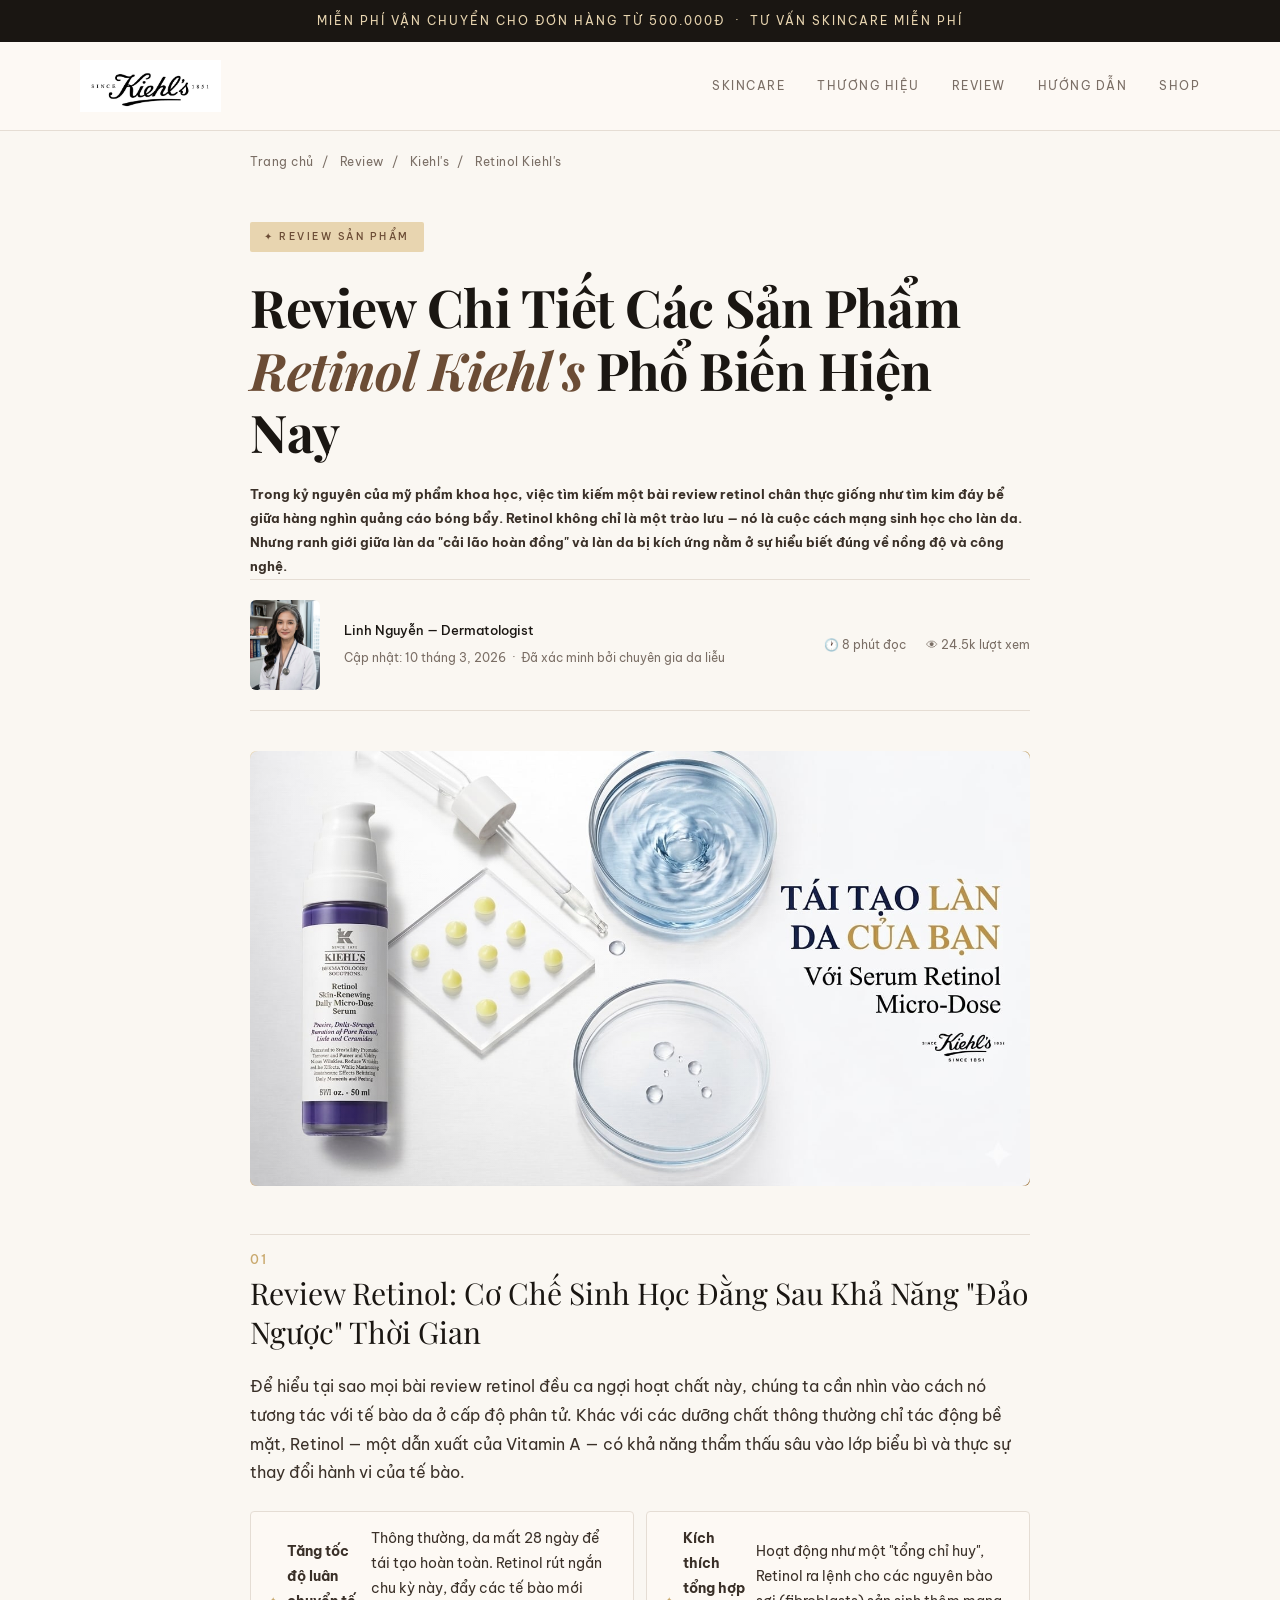
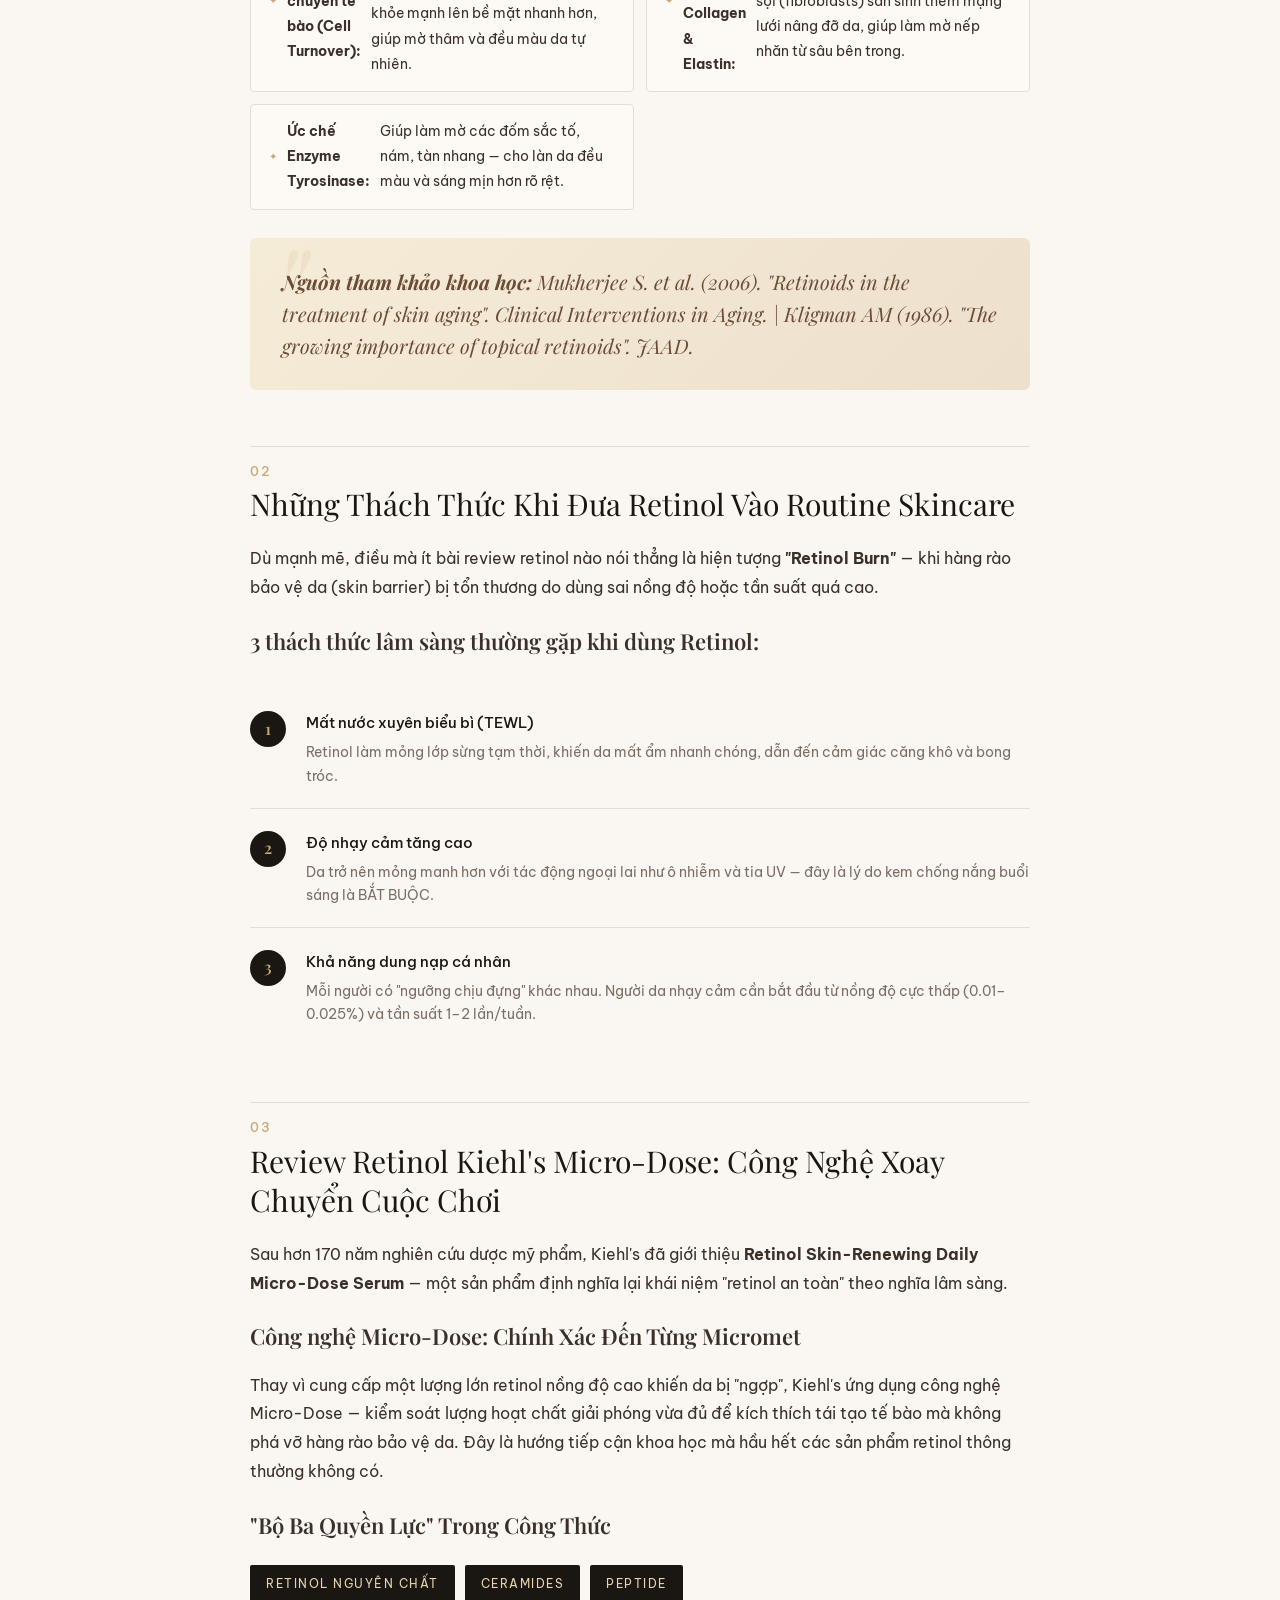
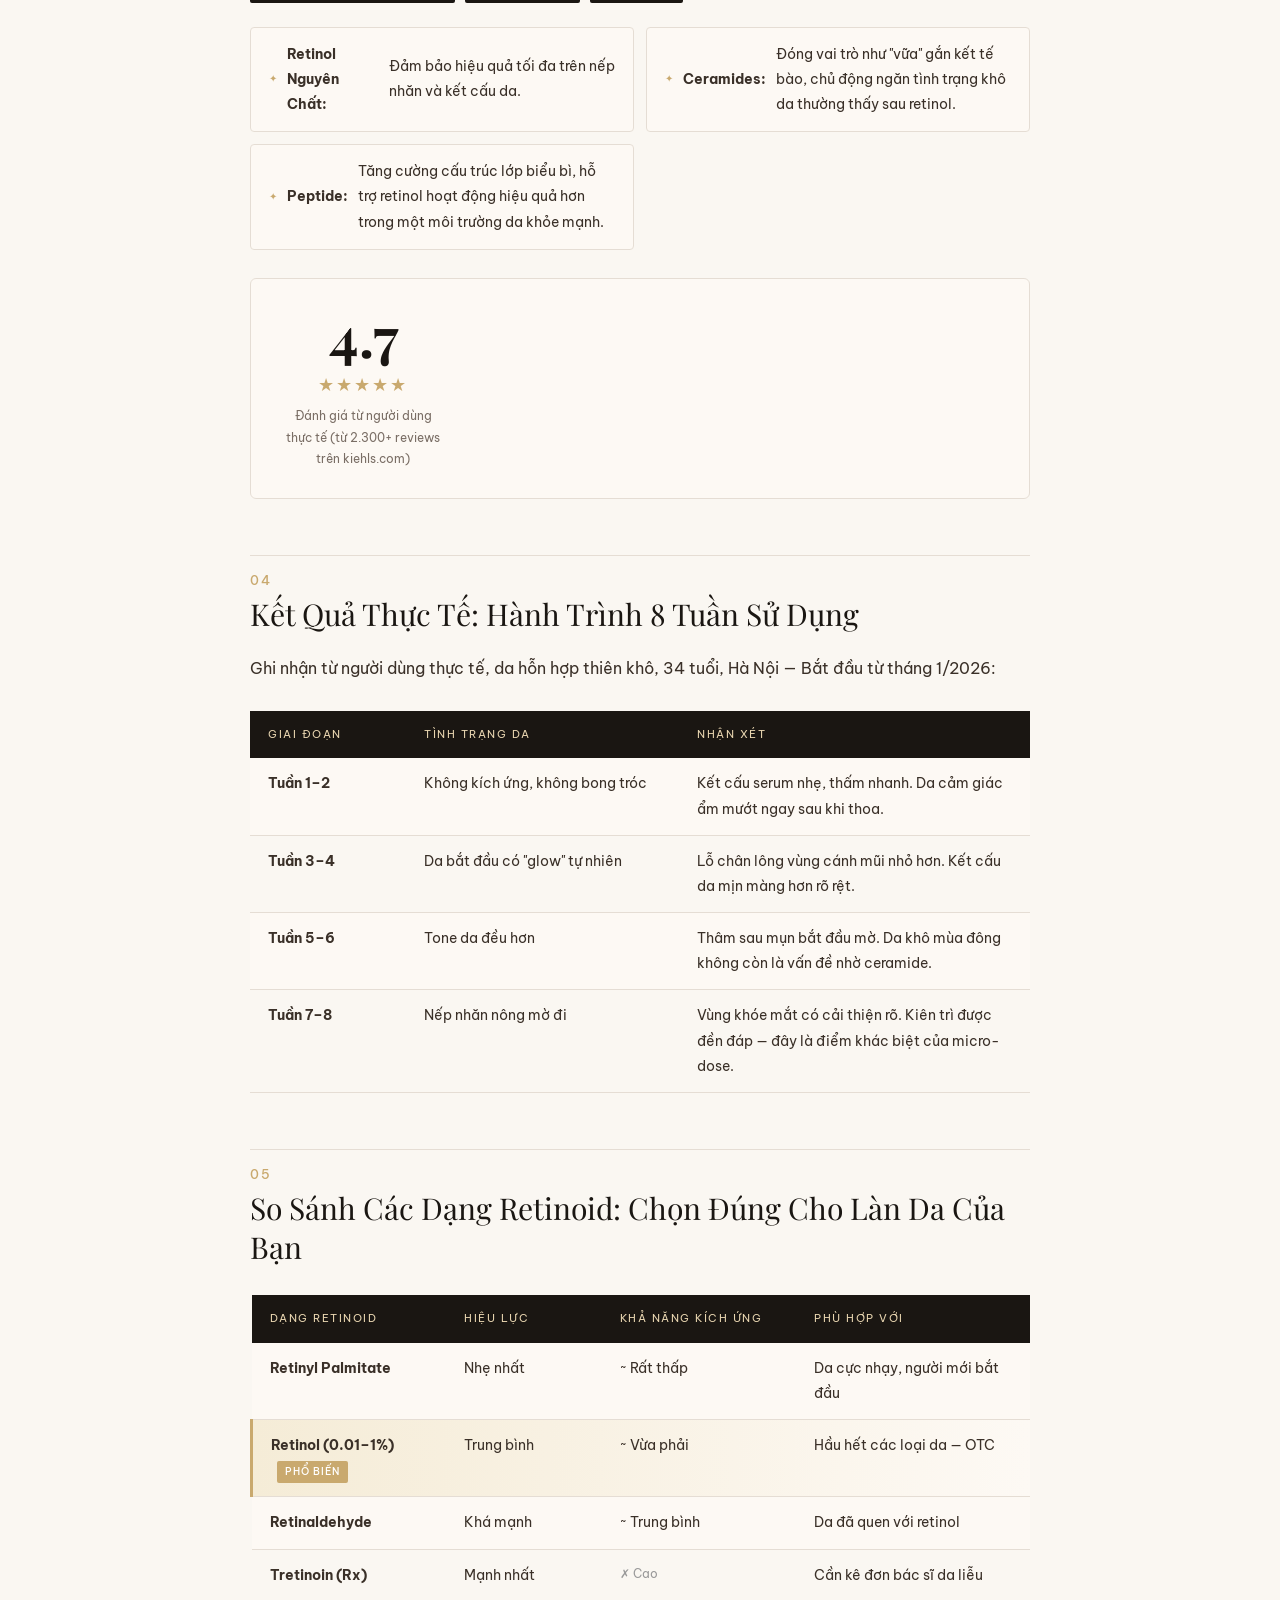
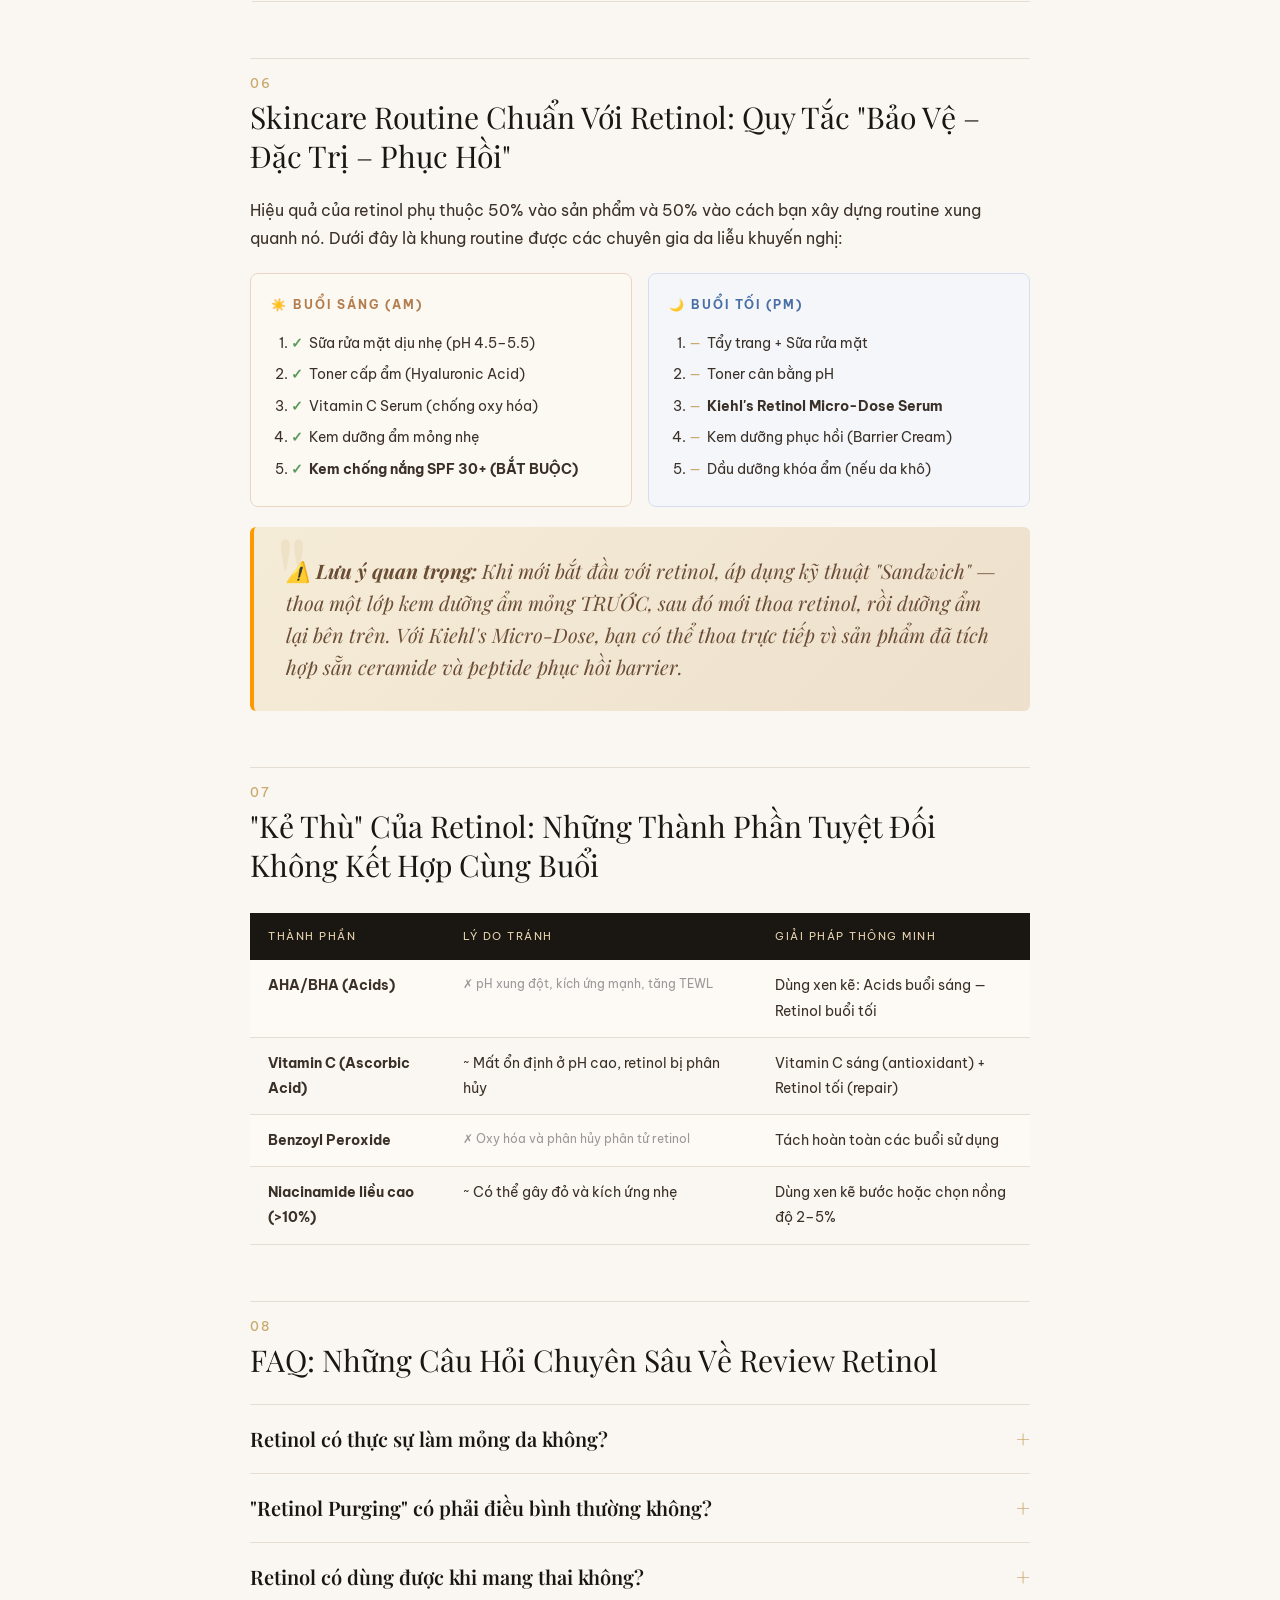
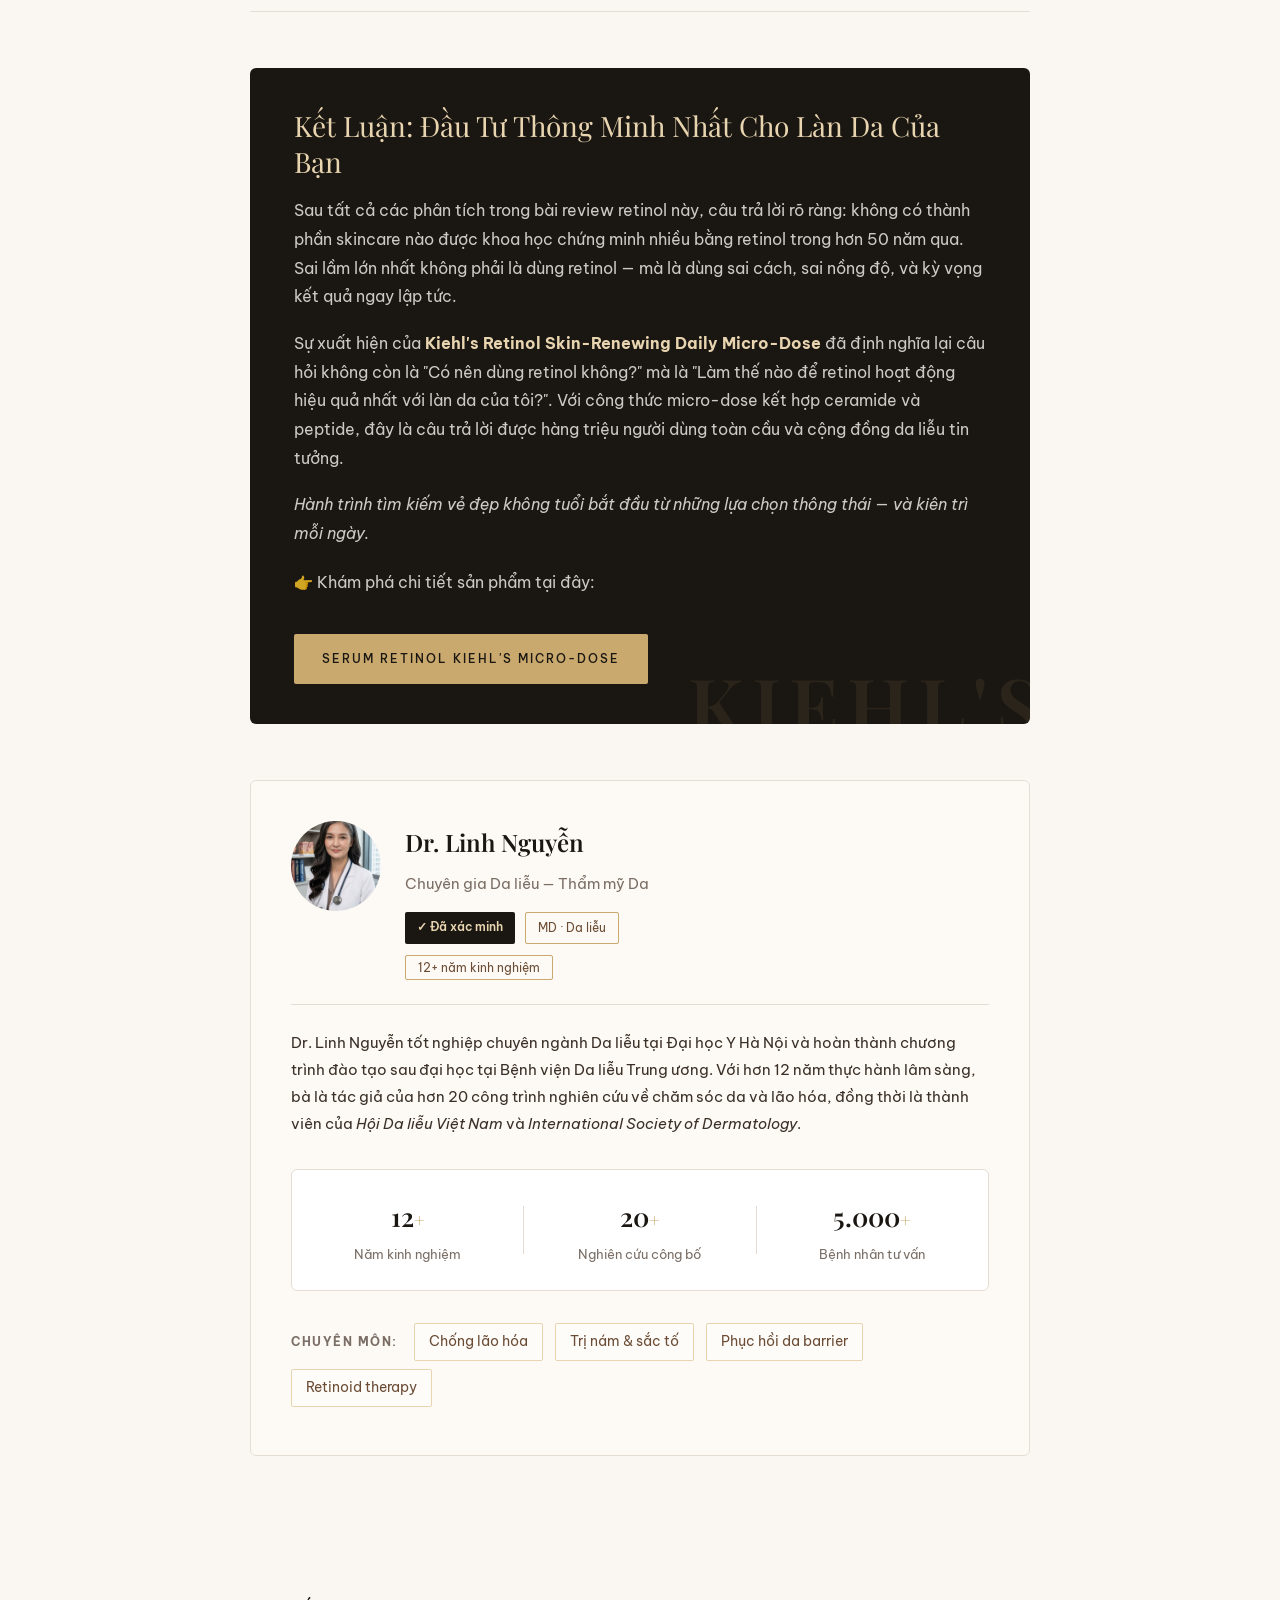
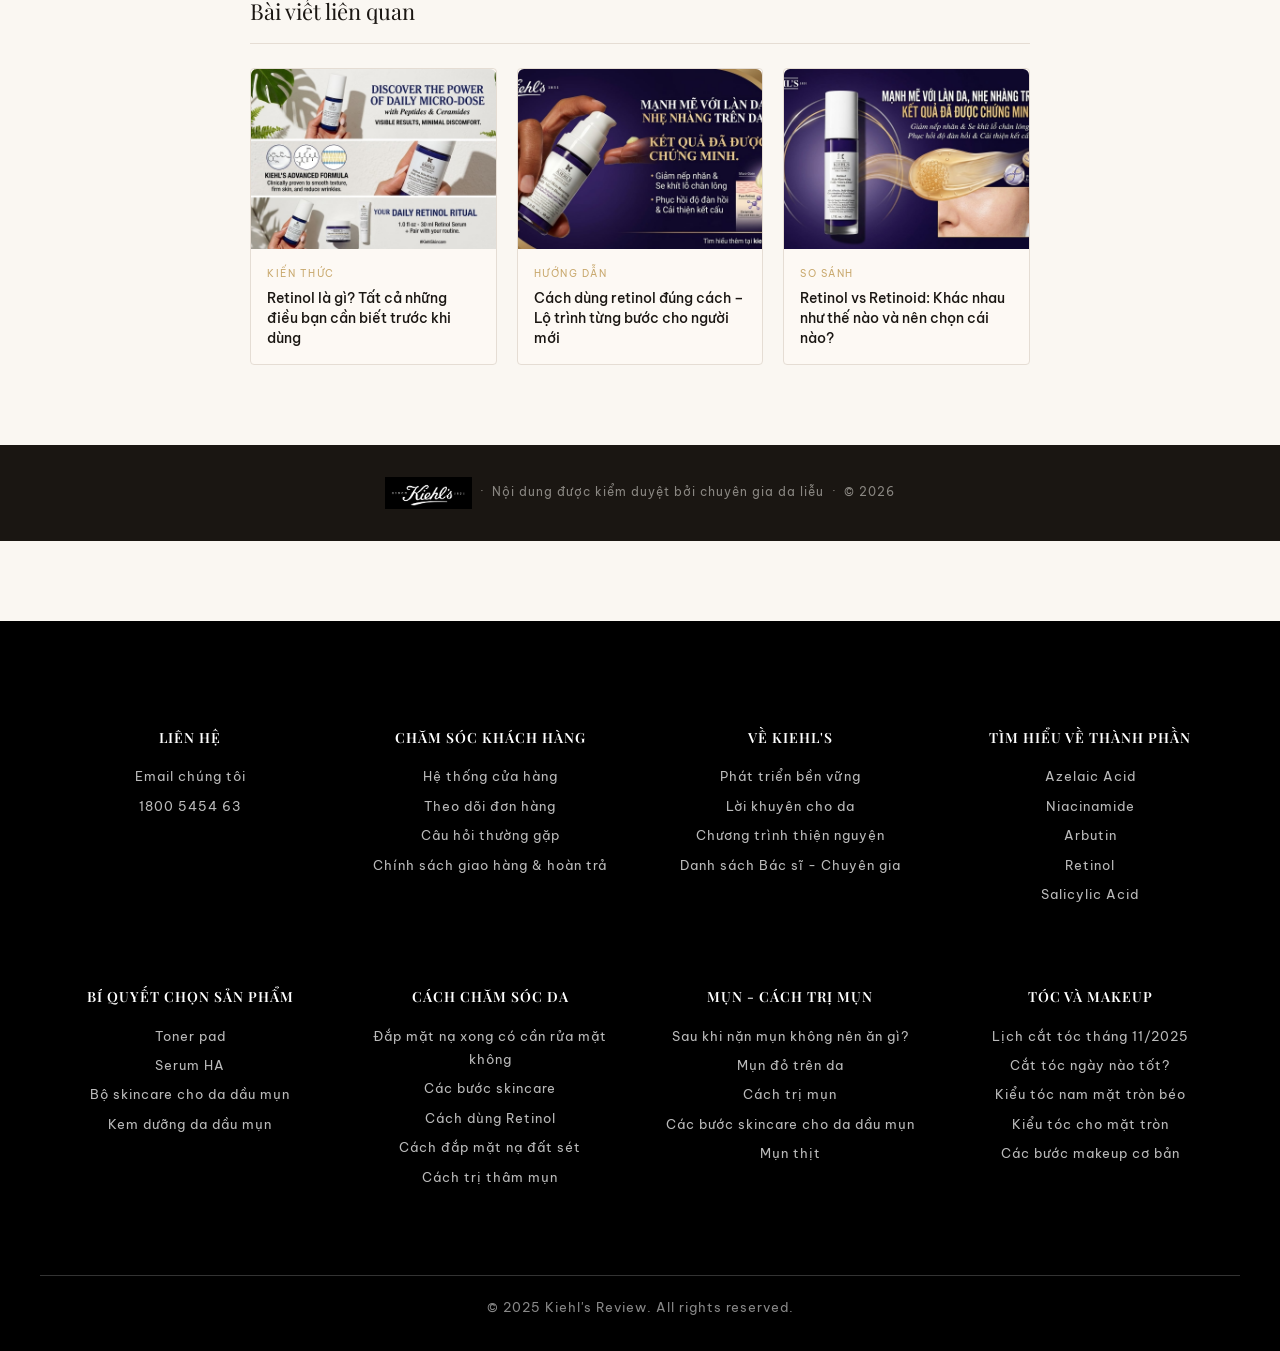
<file: index.html>
<!DOCTYPE html>
<html lang="vi">

<head>
  <meta charset="UTF-8">
  <meta name="viewport" content="width=device-width, initial-scale=1.0">
  <title>Review Chi Tiết Các Sản Phẩm Retinol Kiehl's Phổ Biến Hiện Nay</title>
  <meta name="description"
    content="Review chi tiết các sản phẩm retinol phổ biến. So sánh công dụng, nồng độ và hiệu quả để giúp bạn chọn retinol phù hợp.">
  <link rel="canonical" href="https://vanxutuyduyen.github.io/Content-sample/review-retinol-kiehls.html" />
  <link
    href="https://fonts.googleapis.com/css2?family=Playfair+Display:ital,wght@0,400;0,600;0,700;1,400;1,600&family=Be+Vietnam+Pro:wght@300;400;500;600&display=swap"
    rel="stylesheet">
  <link rel="stylesheet" href="edit.css">
</head>

<body>

  <div class="scroll-progress" id="scrollProgress"></div>

  <div class="topbar">Miễn phí vận chuyển cho đơn hàng từ 500.000đ &nbsp;·&nbsp; Tư vấn skincare miễn phí</div>

  <header>
    <div class="header-inner">
      <a href="#" class="logo-img"><img
          src="[data-uri]"
          alt="Kiehl's Since 1851" style="height:52px;width:auto;display:block;"></a>
      <nav>
        <a href="#">Skincare</a>
        <a href="#">Thương hiệu</a>
        <a href="#">Review</a>
        <a href="#">Hướng dẫn</a>
        <a href="#">Shop</a>
      </nav>
    </div>
  </header>

  <div class="breadcrumb">
    <a href="#">Trang chủ</a><span>/</span>
    <a href="#">Review</a><span>/</span>
    <a href="#">Kiehl's</a><span>/</span>
    Retinol Kiehl's
  </div>

  <!-- ARTICLE HERO -->
  <div class="article-hero">
    <span class="article-tag">✦ Review sản phẩm</span>

    <h1 style="font-weight:700;">Review Chi Tiết Các Sản Phẩm <em>Retinol Kiehl's</em> Phổ Biến Hiện Nay</h1>
    <h5> Trong kỷ nguyên của mỹ phẩm khoa học, việc tìm kiếm một bài review retinol chân thực giống như tìm
      kim đáy bể giữa hàng nghìn quảng cáo bóng bẩy. Retinol không chỉ là một trào lưu — nó là cuộc cách mạng
      sinh học cho làn da. Nhưng ranh giới giữa làn da "cải lão hoàn đồng" và làn da bị kích ứng nằm ở sự hiểu biết
      đúng về nồng độ và công nghệ.
    </h5>
    <div class="article-meta">
      <img src="assets/doctor.jpeg" class="author-avatar" alt="Chuyên gia da liễu">
      <div class="meta-info">
        <strong>Linh Nguyễn — Dermatologist</strong>
        <span>Cập nhật: 10 tháng 3, 2026 &nbsp;·&nbsp; Đã xác minh bởi chuyên gia da liễu</span>
      </div>
      <div class="meta-stats">
        <span>🕐 8 phút đọc</span>
        <span>👁 24.5k lượt xem</span>
      </div>
    </div>
  </div>

  <!-- HERO IMAGE -->
  <div style="max-width:860px;margin:0 auto;padding:0 40px;" class="animate-img">
    <div class="hero-image">

      <img src="assets/banner.jpeg" alt="Kiehl's Retinol Micro-Dose Serum" class="hero-img">

    </div>
  </div>

    <!-- ARTICLE BODY -->
  <div class="article-body">

    <!-- SECTION 1 -->
    <div class="article-section" id="section1">
      <h2><span class="section-num">01</span>Review Retinol: Cơ Chế Sinh Học Đằng Sau Khả Năng "Đảo Ngược" Thời Gian</h2>
      <p>Để hiểu tại sao mọi bài review retinol đều ca ngợi hoạt chất này, chúng ta cần nhìn vào cách nó tương tác với tế bào da ở cấp độ phân tử. Khác với các dưỡng chất thông thường chỉ tác động bề mặt, Retinol — một dẫn xuất của Vitamin A — có khả năng thẩm thấu sâu vào lớp biểu bì và thực sự thay đổi hành vi của tế bào.</p>
      
      <ul class="benefit-list">
        <li><strong>Tăng tốc độ luân chuyển tế bào (Cell Turnover):</strong> Thông thường, da mất 28 ngày để tái tạo hoàn toàn. Retinol rút ngắn chu kỳ này, đẩy các tế bào mới khỏe mạnh lên bề mặt nhanh hơn, giúp mờ thâm và đều màu da tự nhiên.</li>
        <li><strong>Kích thích tổng hợp Collagen & Elastin:</strong> Hoạt động như một "tổng chỉ huy", Retinol ra lệnh cho các nguyên bào sợi (fibroblasts) sản sinh thêm mạng lưới nâng đỡ da, giúp làm mờ nếp nhăn từ sâu bên trong.</li>
        <li><strong>Ức chế Enzyme Tyrosinase:</strong> Giúp làm mờ các đốm sắc tố, nám, tàn nhang — cho làn da đều màu và sáng mịn hơn rõ rệt.</li>
      </ul>
      
      <div class="highlight-box" style="margin-top: 20px; font-size: 14px; font-style: italic;">
        <p><strong>Nguồn tham khảo khoa học:</strong> Mukherjee S. et al. (2006). "Retinoids in the treatment of skin aging". Clinical Interventions in Aging. | Kligman AM (1986). "The growing importance of topical retinoids". JAAD.</p>
      </div>
    </div>

    <!-- SECTION 2 -->
    <div class="article-section" id="section2">
      <h2><span class="section-num">02</span>Những Thách Thức Khi Đưa Retinol Vào Routine Skincare</h2>
      <p>Dù mạnh mẽ, điều mà ít bài review retinol nào nói thẳng là hiện tượng <strong>"Retinol Burn"</strong> — khi hàng rào bảo vệ da (skin barrier) bị tổn thương do dùng sai nồng độ hoặc tần suất quá cao.</p>
      
      <h3 style="margin-top: 20px; font-weight: 600; color: var(--text-dark);">3 thách thức lâm sàng thường gặp khi dùng Retinol:</h3>
      <div class="steps">
        <div class="step">
          <div class="step-num">1</div>
          <div class="step-content">
            <h4>Mất nước xuyên biểu bì (TEWL)</h4>
            <p>Retinol làm mỏng lớp sừng tạm thời, khiến da mất ẩm nhanh chóng, dẫn đến cảm giác căng khô và bong tróc.</p>
          </div>
        </div>
        <div class="step">
          <div class="step-num">2</div>
          <div class="step-content">
            <h4>Độ nhạy cảm tăng cao</h4>
            <p>Da trở nên mỏng manh hơn với tác động ngoại lai như ô nhiễm và tia UV — đây là lý do kem chống nắng buổi sáng là BẮT BUỘC.</p>
          </div>
        </div>
        <div class="step">
          <div class="step-num">3</div>
          <div class="step-content">
            <h4>Khả năng dung nạp cá nhân</h4>
            <p>Mỗi người có "ngưỡng chịu đựng" khác nhau. Người da nhạy cảm cần bắt đầu từ nồng độ cực thấp (0.01–0.025%) và tần suất 1–2 lần/tuần.</p>
          </div>
        </div>
      </div>
    </div>

    <!-- SECTION 3 -->
    <div class="article-section" id="section3">
      <h2><span class="section-num">03</span>Review Retinol Kiehl's Micro-Dose: Công Nghệ Xoay Chuyển Cuộc Chơi</h2>
      <p>Sau hơn 170 năm nghiên cứu dược mỹ phẩm, Kiehl's đã giới thiệu <strong>Retinol Skin-Renewing Daily Micro-Dose Serum</strong> — một sản phẩm định nghĩa lại khái niệm "retinol an toàn" theo nghĩa lâm sàng.</p>
      
      <h3 style="margin-top: 20px; font-weight: 600; color: var(--text-dark);">Công nghệ Micro-Dose: Chính Xác Đến Từng Micromet</h3>
      <p>Thay vì cung cấp một lượng lớn retinol nồng độ cao khiến da bị "ngợp", Kiehl's ứng dụng công nghệ Micro-Dose — kiểm soát lượng hoạt chất giải phóng vừa đủ để kích thích tái tạo tế bào mà không phá vỡ hàng rào bảo vệ da. Đây là hướng tiếp cận khoa học mà hầu hết các sản phẩm retinol thông thường không có.</p>
      
      <h3 style="margin-top: 20px; font-weight: 600; color: var(--text-dark);">"Bộ Ba Quyền Lực" Trong Công Thức</h3>
      <div class="ingredient-tags" style="margin-bottom: 15px;">
        <span class="ingredient-tag">Retinol Nguyên Chất</span>
        <span class="ingredient-tag">Ceramides</span>
        <span class="ingredient-tag">Peptide</span>
      </div>
      <ul class="benefit-list">
        <li><strong>Retinol Nguyên Chất:</strong> Đảm bảo hiệu quả tối đa trên nếp nhăn và kết cấu da.</li>
        <li><strong>Ceramides:</strong> Đóng vai trò như "vữa" gắn kết tế bào, chủ động ngăn tình trạng khô da thường thấy sau retinol.</li>
        <li><strong>Peptide:</strong> Tăng cường cấu trúc lớp biểu bì, hỗ trợ retinol hoạt động hiệu quả hơn trong một môi trường da khỏe mạnh.</li>
      </ul>
      
      <div class="rating-overview" style="margin-top: 25px;">
        <div class="rating-score">
          <div class="rating-number">4.7</div>
          <div class="rating-stars">★★★★★</div>
          <div class="rating-count">Đánh giá từ người dùng thực tế (từ 2.300+ reviews trên kiehls.com)</div>
        </div>
      </div>
    </div>

    <!-- SECTION 4 -->
    <div class="article-section" id="section4">
      <h2><span class="section-num">04</span>Kết Quả Thực Tế: Hành Trình 8 Tuần Sử Dụng</h2>
      <p style="margin-bottom: 20px;">Ghi nhận từ người dùng thực tế, da hỗn hợp thiên khô, 34 tuổi, Hà Nội — Bắt đầu từ tháng 1/2026:</p>
      
      <table class="comparison-table">
        <thead>
          <tr>
            <th style="width: 20%;">Giai đoạn</th>
            <th style="width: 35%;">Tình trạng da</th>
            <th style="width: 45%;">Nhận xét</th>
          </tr>
        </thead>
        <tbody>
          <tr>
            <td><strong>Tuần 1–2</strong></td>
            <td>Không kích ứng, không bong tróc</td>
            <td>Kết cấu serum nhẹ, thấm nhanh. Da cảm giác ẩm mướt ngay sau khi thoa.</td>
          </tr>
          <tr>
            <td><strong>Tuần 3–4</strong></td>
            <td>Da bắt đầu có "glow" tự nhiên</td>
            <td>Lỗ chân lông vùng cánh mũi nhỏ hơn. Kết cấu da mịn màng hơn rõ rệt.</td>
          </tr>
          <tr>
            <td><strong>Tuần 5–6</strong></td>
            <td>Tone da đều hơn</td>
            <td>Thâm sau mụn bắt đầu mờ. Da khô mùa đông không còn là vấn đề nhờ ceramide.</td>
          </tr>
          <tr>
            <td><strong>Tuần 7–8</strong></td>
            <td>Nếp nhăn nông mờ đi</td>
            <td>Vùng khóe mắt có cải thiện rõ. Kiên trì được đền đáp — đây là điểm khác biệt của micro-dose.</td>
          </tr>
        </tbody>
      </table>
    </div>

    <!-- SECTION 5 -->
    <div class="article-section" id="section5">
      <h2><span class="section-num">05</span>So Sánh Các Dạng Retinoid: Chọn Đúng Cho Làn Da Của Bạn</h2>
      <table class="comparison-table">
        <thead>
          <tr>
            <th style="width: 25%;">Dạng Retinoid</th>
            <th style="width: 20%;">Hiệu lực</th>
            <th style="width: 25%;">Khả năng kích ứng</th>
            <th style="width: 30%;">Phù hợp với</th>
          </tr>
        </thead>
        <tbody>
          <tr>
            <td><strong>Retinyl Palmitate</strong></td>
            <td>Nhẹ nhất</td>
            <td>~ Rất thấp</td>
            <td>Da cực nhạy, người mới bắt đầu</td>
          </tr>
          <tr class="highlight-row">
            <td><strong>Retinol (0.01–1%)</strong> <span class="badge">Phổ biến</span></td>
            <td>Trung bình</td>
            <td>~ Vừa phải</td>
            <td>Hầu hết các loại da — OTC</td>
          </tr>
          <tr>
            <td><strong>Retinaldehyde</strong></td>
            <td>Khá mạnh</td>
            <td>~ Trung bình</td>
            <td>Da đã quen với retinol</td>
          </tr>
          <tr>
            <td><strong>Tretinoin (Rx)</strong></td>
            <td>Mạnh nhất</td>
            <td><span class="compare-lose">✗ Cao</span></td>
            <td>Cần kê đơn bác sĩ da liễu</td>
          </tr>
        </tbody>
      </table>
    </div>

    <!-- SECTION 6 -->
    <div class="article-section" id="section6">
      <h2><span class="section-num">06</span>Skincare Routine Chuẩn Với Retinol: Quy Tắc "Bảo Vệ – Đặc Trị – Phục Hồi"</h2>
      <p>Hiệu quả của retinol phụ thuộc 50% vào sản phẩm và 50% vào cách bạn xây dựng routine xung quanh nó. Dưới đây là khung routine được các chuyên gia da liễu khuyến nghị:</p>
      
      <div class="pro-con-grid" style="grid-template-columns: 1fr 1fr; margin-top: 20px;">
        <div class="pro-box" style="background:#fcf8f2; border: 1px solid #e8d5c4; border-radius: 8px;">
          <h4 style="color:#b37d4e;">☀️ Buổi Sáng (AM)</h4>
          <ol style="padding-left: 20px; color: var(--text-main); line-height: 1.6;">
            <li>Sữa rửa mặt dịu nhẹ (pH 4.5–5.5)</li>
            <li>Toner cấp ẩm (Hyaluronic Acid)</li>
            <li>Vitamin C Serum (chống oxy hóa)</li>
            <li>Kem dưỡng ẩm mỏng nhẹ</li>
            <li><strong>Kem chống nắng SPF 30+ (BẮT BUỘC)</strong></li>
          </ol>
        </div>
        <div class="con-box" style="background:#f4f6fa; border: 1px solid #d4def0; border-radius: 8px;">
          <h4 style="color:#4a6fa5;">🌙 Buổi Tối (PM)</h4>
          <ol style="padding-left: 20px; color: var(--text-main); line-height: 1.6;">
            <li>Tẩy trang + Sữa rửa mặt</li>
            <li>Toner cân bằng pH</li>
            <li><strong>Kiehl's Retinol Micro-Dose Serum</strong></li>
            <li>Kem dưỡng phục hồi (Barrier Cream)</li>
            <li>Dầu dưỡng khóa ẩm (nếu da khô)</li>
          </ol>
        </div>
      </div>
      
      <div class="highlight-box" style="background-color: #fff4e6; border-left: 4px solid #ff9800; margin-top: 20px;">
        <p><strong>⚠️ Lưu ý quan trọng:</strong> Khi mới bắt đầu với retinol, áp dụng kỹ thuật "Sandwich" — thoa một lớp kem dưỡng ẩm mỏng TRƯỚC, sau đó mới thoa retinol, rồi dưỡng ẩm lại bên trên. Với Kiehl's Micro-Dose, bạn có thể thoa trực tiếp vì sản phẩm đã tích hợp sẵn ceramide và peptide phục hồi barrier.</p>
      </div>
    </div>

    <!-- SECTION 7 -->
    <div class="article-section" id="section7">
      <h2><span class="section-num">07</span>"Kẻ Thù" Của Retinol: Những Thành Phần Tuyệt Đối Không Kết Hợp Cùng Buổi</h2>
      <table class="comparison-table">
        <thead>
          <tr>
            <th style="width: 25%;">Thành phần</th>
            <th style="width: 40%;">Lý do tránh</th>
            <th style="width: 35%;">Giải pháp thông minh</th>
          </tr>
        </thead>
        <tbody>
          <tr>
            <td><strong>AHA/BHA (Acids)</strong></td>
            <td><span class="compare-lose">✗ pH xung đột, kích ứng mạnh, tăng TEWL</span></td>
            <td>Dùng xen kẽ: Acids buổi sáng — Retinol buổi tối</td>
          </tr>
          <tr>
            <td><strong>Vitamin C (Ascorbic Acid)</strong></td>
            <td>~ Mất ổn định ở pH cao, retinol bị phân hủy</td>
            <td>Vitamin C sáng (antioxidant) + Retinol tối (repair)</td>
          </tr>
          <tr>
            <td><strong>Benzoyl Peroxide</strong></td>
            <td><span class="compare-lose">✗ Oxy hóa và phân hủy phân tử retinol</span></td>
            <td>Tách hoàn toàn các buổi sử dụng</td>
          </tr>
          <tr>
            <td><strong>Niacinamide liều cao (>10%)</strong></td>
            <td>~ Có thể gây đỏ và kích ứng nhẹ</td>
            <td>Dùng xen kẽ bước hoặc chọn nồng độ 2–5%</td>
          </tr>
        </tbody>
      </table>
    </div>

    <!-- SECTION 8 -->
    <div class="article-section" id="section8">
      <h2><span class="section-num">08</span>FAQ: Những Câu Hỏi Chuyên Sâu Về Review Retinol</h2>
      <div class="faq-container">
        <details class="faq-item">
          <summary class="faq-question">Retinol có thực sự làm mỏng da không?</summary>
          <div class="faq-answer">
            <p>Đây là hiểu lầm phổ biến nhất. Retinol làm mỏng lớp sừng (lớp tế bào chết trên cùng), nhưng lại làm <strong>DÀY</strong> lớp biểu bì sâu bên dưới bằng cách tăng sinh tế bào. Kết quả thực tế: da khỏe hơn, dày hơn và đàn hồi tốt hơn sau sử dụng dài hạn — đây là điều được khẳng định trong hàng nghìn nghiên cứu lâm sàng.</p>
          </div>
        </details>
        
        <details class="faq-item">
          <summary class="faq-question">"Retinol Purging" có phải điều bình thường không?</summary>
          <div class="faq-answer">
            <p>Có. Trong 2–4 tuần đầu, retinol đẩy nhanh chu kỳ tế bào, khiến mụn ẩn bên dưới trồi lên bề mặt nhanh hơn. Đây là dấu hiệu sản phẩm đang hoạt động đúng. Phân biệt với kích ứng thật: purging thường xuất hiện ở vùng hay mụn, không gây đỏ toàn mặt hay rát bỏng.</p>
          </div>
        </details>
        
        <details class="faq-item">
          <summary class="faq-question">Retinol có dùng được khi mang thai không?</summary>
          <div class="faq-answer">
            <p>Không. Tất cả các dạng retinoid — bao gồm retinol không kê đơn — đều được khuyến cáo <strong>tránh</strong> trong thai kỳ và cho con bú. Thay thế an toàn: Bakuchiol (chiết xuất thực vật) có cơ chế tương tự nhưng không có nguy cơ với thai nhi.</p>
          </div>
        </details>
      </div>
    </div>

    <!-- CONCLUSION -->
    <div class="article-section" id="conclusion">
      <div class="conclusion-box">
        <h2>Kết Luận: Đầu Tư Thông Minh Nhất Cho Làn Da Của Bạn</h2>
        <p>Sau tất cả các phân tích trong bài review retinol này, câu trả lời rõ ràng: không có thành phần skincare nào được khoa học chứng minh nhiều bằng retinol trong hơn 50 năm qua. Sai lầm lớn nhất không phải là dùng retinol — mà là dùng sai cách, sai nồng độ, và kỳ vọng kết quả ngay lập tức.</p>
        <p style="margin-top:12px;">Sự xuất hiện của <strong style="color:var(--gold-light);">Kiehl's Retinol Skin-Renewing Daily Micro-Dose</strong> đã định nghĩa lại câu hỏi không còn là "Có nên dùng retinol không?" mà là "Làm thế nào để retinol hoạt động hiệu quả nhất với làn da của tôi?". Với công thức micro-dose kết hợp ceramide và peptide, đây là câu trả lời được hàng triệu người dùng toàn cầu và cộng đồng da liễu tin tưởng.</p>
        <p style="margin-top:12px; font-style: italic;">Hành trình tìm kiếm vẻ đẹp không tuổi bắt đầu từ những lựa chọn thông thái — và kiên trì mỗi ngày.</p>
        <p style="margin-top:20px;">👉 Khám phá chi tiết sản phẩm tại đây:</p>
        <div style="margin-top: 15px;">
        <a href="https://www.kiehls.com.vn/vi_VN/tinh-chat-giup-da-tai-tao-cang-muot-sang-khoe-retinol-micro-dose/WW0154KIE.html?dwvar_WW0154KIE_size=50%20ML" class="cta-btn" target="_blank" rel="nofollow sponsored noopener">Serum Retinol Kiehl's Micro-Dose</a>
        </div>
      </div>
    </div>

    <!-- AUTHOR BIO -->
    <div class="author-bio-card">
      <div class="author-header">
        <div class="author-avatar-img">
          <img src="assets/doctor.jpeg" alt="Dr. Linh Nguyễn">
        </div>
        <div class="author-info">
          <h3>Dr. Linh Nguyễn</h3>
          <p class="author-role">Chuyên gia Da liễu — Thẩm mỹ Da</p>
          <div class="author-badges">
            <div class="author-badges-row-1">
              <span class="badge-verified">✓ Đã xác minh</span>
              <span class="badge-outline">MD · Da liễu</span>
            </div>
            <div class="author-badges-row-2">
              <span class="badge-outline">12+ năm kinh nghiệm</span>
            </div>
          </div>
        </div>
      </div>
      
      <div class="author-desc">
        <p>Dr. Linh Nguyễn tốt nghiệp chuyên ngành Da liễu tại Đại học Y Hà Nội và hoàn thành chương trình đào tạo sau đại học tại Bệnh viện Da liễu Trung ương. Với hơn 12 năm thực hành lâm sàng, bà là tác giả của hơn 20 công trình nghiên cứu về chăm sóc da và lão hóa, đồng thời là thành viên của <em>Hội Da liễu Việt Nam</em> và <em>International Society of Dermatology</em>.</p>
      </div>

      <div class="author-stats">
        <div class="stat-box">
          <div class="stat-num">12<span>+</span></div>
          <div class="stat-label">Năm kinh nghiệm</div>
        </div>
        <div class="stat-line"></div>
        <div class="stat-box">
          <div class="stat-num">20<span>+</span></div>
          <div class="stat-label">Nghiên cứu công bố</div>
        </div>
        <div class="stat-line"></div>
        <div class="stat-box">
          <div class="stat-num">5.000<span>+</span></div>
          <div class="stat-label">Bệnh nhân tư vấn</div>
        </div>
      </div>

      <div class="author-expertise">
        <span class="expertise-title">CHUYÊN MÔN:</span>
        <span class="expertise-tag">Chống lão hóa</span>
        <span class="expertise-tag">Trị nám & sắc tố</span>
        <span class="expertise-tag">Phục hồi da barrier</span>
        <span class="expertise-tag">Retinoid therapy</span>
      </div>
    </div>

  </div>

  <!-- RELATED ARTICLES -->
  <div class="related">
    <div class="related-title">Bài viết liên quan</div>
    <div class="related-grid">
      <div class="related-card">
        <div class="related-card-img"> <img src="assets/2907e98c-6b9b-496a-a75a-b442de332dcb (1).jpeg"
            alt="Kiehl's Retinol Serum"> </div>
        <div class="related-card-body">
          <div class="related-card-tag">Kiến thức</div>
          <div class="related-card-title">Retinol là gì? Tất cả những điều bạn cần biết trước khi dùng</div>
        </div>
      </div>
      <div class="related-card">
        <div class="related-card-img"> <img src="assets/86291417-278f-491e-bece-5aa23d5af05a.jpeg
" alt="Kiehl's Retinol Serum"> </div>
        <div class="related-card-body">
          <div class="related-card-tag">Hướng dẫn</div>
          <div class="related-card-title">Cách dùng retinol đúng cách – Lộ trình từng bước cho người mới</div>
        </div>
      </div>
      <div class="related-card">
        <div class="related-card-img">
          <img src="assets/33c0c93d-26c1-4929-b093-90738a5e2602.jpeg" alt="Kiehl's Retinol Serum">
        </div>
        <div class="related-card-body">
          <div class="related-card-tag">So sánh</div>
          <div class="related-card-title">Retinol vs Retinoid: Khác nhau như thế nào và nên chọn cái nào?</div>
        </div>
      </div>
    </div>
  </div>

  <footer>
    <img
      src="[data-uri]"
      alt="Kiehl's" style="height:32px;width:auto;vertical-align:middle;filter:invert(1);"> &nbsp;·&nbsp; Nội dung được
    kiểm duyệt bởi chuyên gia da liễu &nbsp;·&nbsp; © 2026
  </footer>

  <script>
    // Scroll progress bar
    window.addEventListener('scroll', () => {
      const total = document.body.scrollHeight - window.innerHeight;
      const progress = (window.scrollY / total) * 100;
      document.getElementById('scrollProgress').style.width = progress + '%';
    });

    // Smooth scroll for TOC links
    document.querySelectorAll('a[href^="#section"]').forEach(a => {
      a.addEventListener('click', e => {
        e.preventDefault();
        const target = document.querySelector(a.getAttribute('href'));
        if (target) target.scrollIntoView({ behavior: 'smooth', block: 'start' });
      });
    });
  </script>
  <footer class="site-footer">

    <div class="footer-container">

      <div class="footer-column">
        <h3>Liên Hệ</h3>
        <ul>
          <li>Email chúng tôi</li>
          <li>1800 5454 63</li>
        </ul>
      </div>

      <div class="footer-column">
        <h3>Chăm Sóc Khách Hàng</h3>
        <ul>
          <li>Hệ thống cửa hàng</li>
          <li>Theo dõi đơn hàng</li>
          <li>Câu hỏi thường gặp</li>
          <li>Chính sách giao hàng & hoàn trả</li>
        </ul>
      </div>

      <div class="footer-column">
        <h3>Về Kiehl's</h3>
        <ul>
          <li>Phát triển bền vững</li>
          <li>Lời khuyên cho da</li>
          <li>Chương trình thiện nguyện</li>
          <li>Danh sách Bác sĩ - Chuyên gia</li>
        </ul>
      </div>

      <div class="footer-column">
        <h3>Tìm hiểu về thành phần</h3>
        <ul>
          <li>Azelaic Acid</li>
          <li>Niacinamide</li>
          <li>Arbutin</li>
          <li>Retinol</li>
          <li>Salicylic Acid</li>
        </ul>
      </div>

      <div class="footer-column">
        <h3>Bí quyết chọn sản phẩm</h3>
        <ul>
          <li>Toner pad</li>
          <li>Serum HA</li>
          <li>Bộ skincare cho da dầu mụn</li>
          <li>Kem dưỡng da dầu mụn</li>
        </ul>
      </div>

      <div class="footer-column">
        <h3>Cách chăm sóc da</h3>
        <ul>
          <li>Đắp mặt nạ xong có cần rửa mặt không</li>
          <li>Các bước skincare</li>
          <li>Cách dùng Retinol</li>
          <li>Cách đắp mặt nạ đất sét</li>
          <li>Cách trị thâm mụn</li>
        </ul>
      </div>

      <div class="footer-column">
        <h3>Mụn - Cách trị mụn</h3>
        <ul>
          <li>Sau khi nặn mụn không nên ăn gì?</li>
          <li>Mụn đỏ trên da</li>
          <li>Cách trị mụn</li>
          <li>Các bước skincare cho da dầu mụn</li>
          <li>Mụn thịt</li>
        </ul>
      </div>

      <div class="footer-column">
        <h3>Tóc và Makeup</h3>
        <ul>
          <li>Lịch cắt tóc tháng 11/2025</li>
          <li>Cắt tóc ngày nào tốt?</li>
          <li>Kiểu tóc nam mặt tròn béo</li>
          <li>Kiểu tóc cho mặt tròn</li>
          <li>Các bước makeup cơ bản</li>
        </ul>
      </div>

    </div>

    <div class="footer-bottom">
      © 2025 Kiehl's Review. All rights reserved.
    </div>

  </footer>

</body>

</html>
</file>
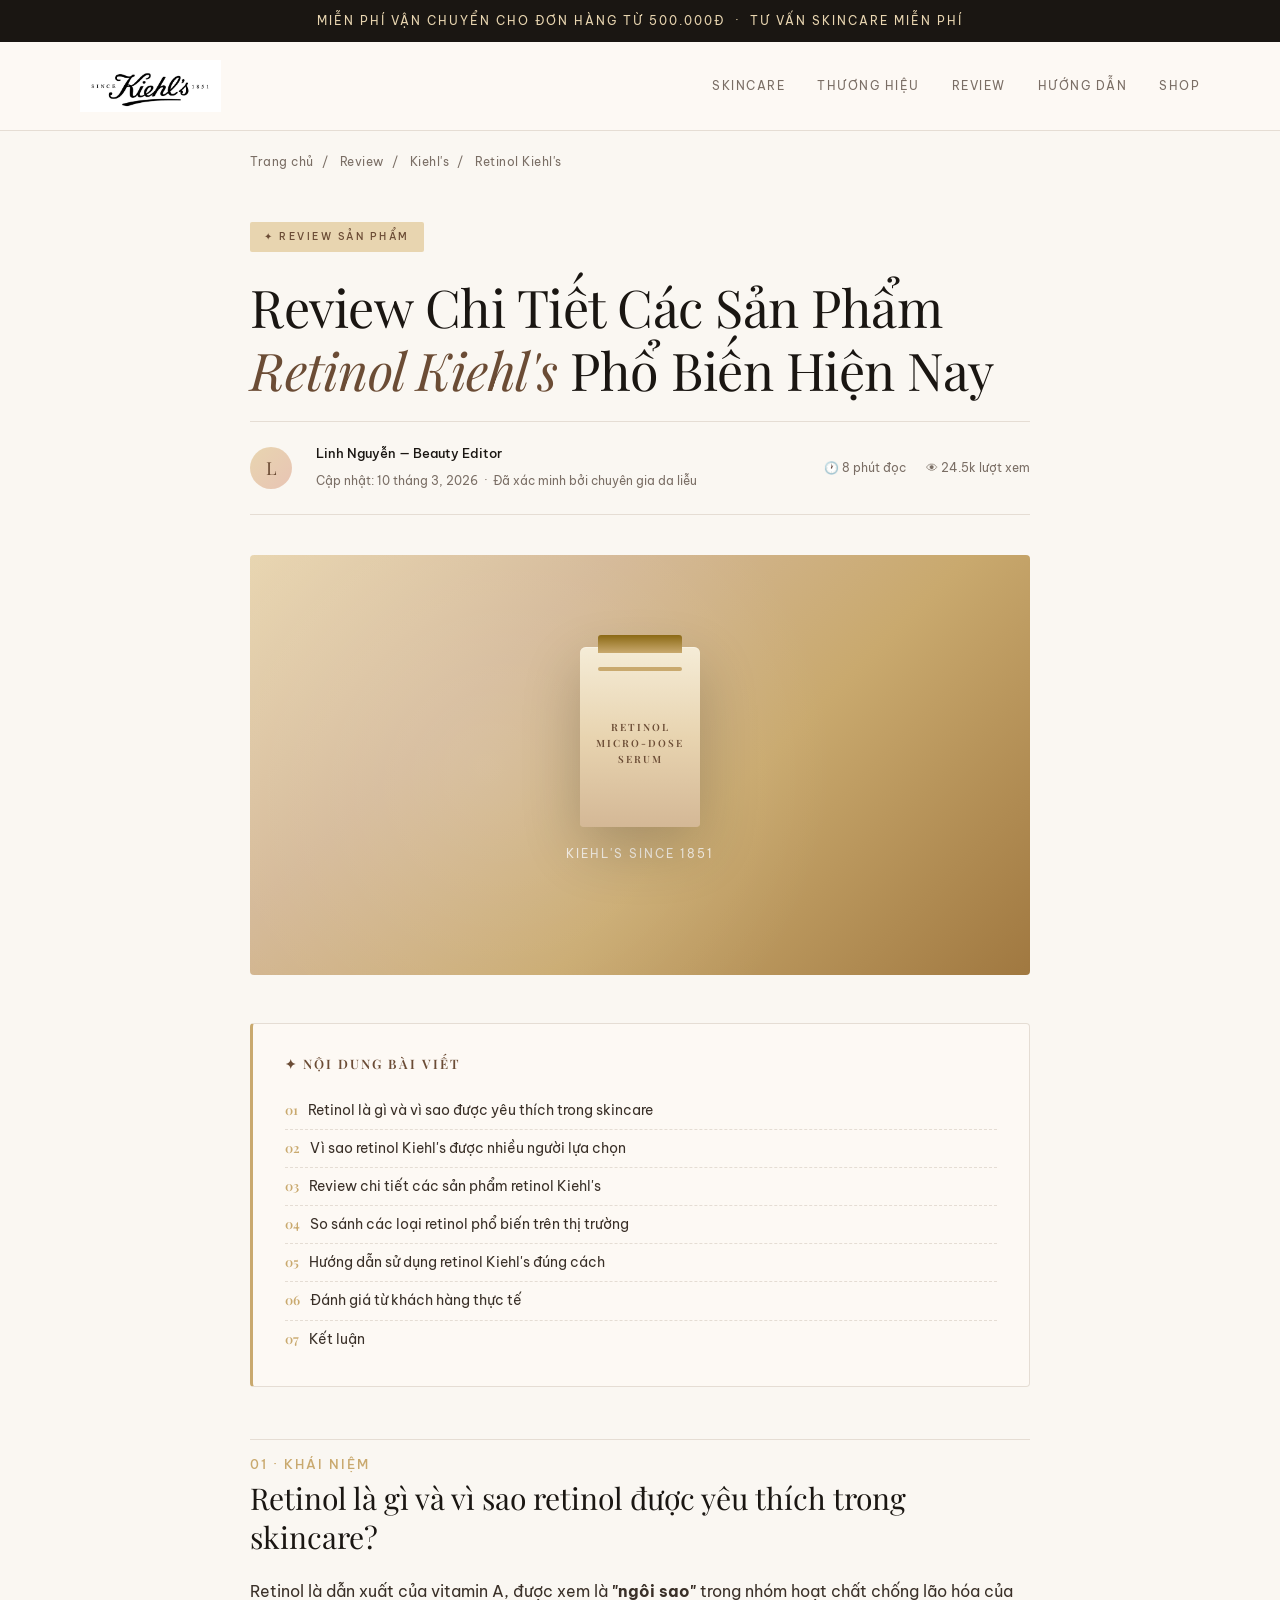
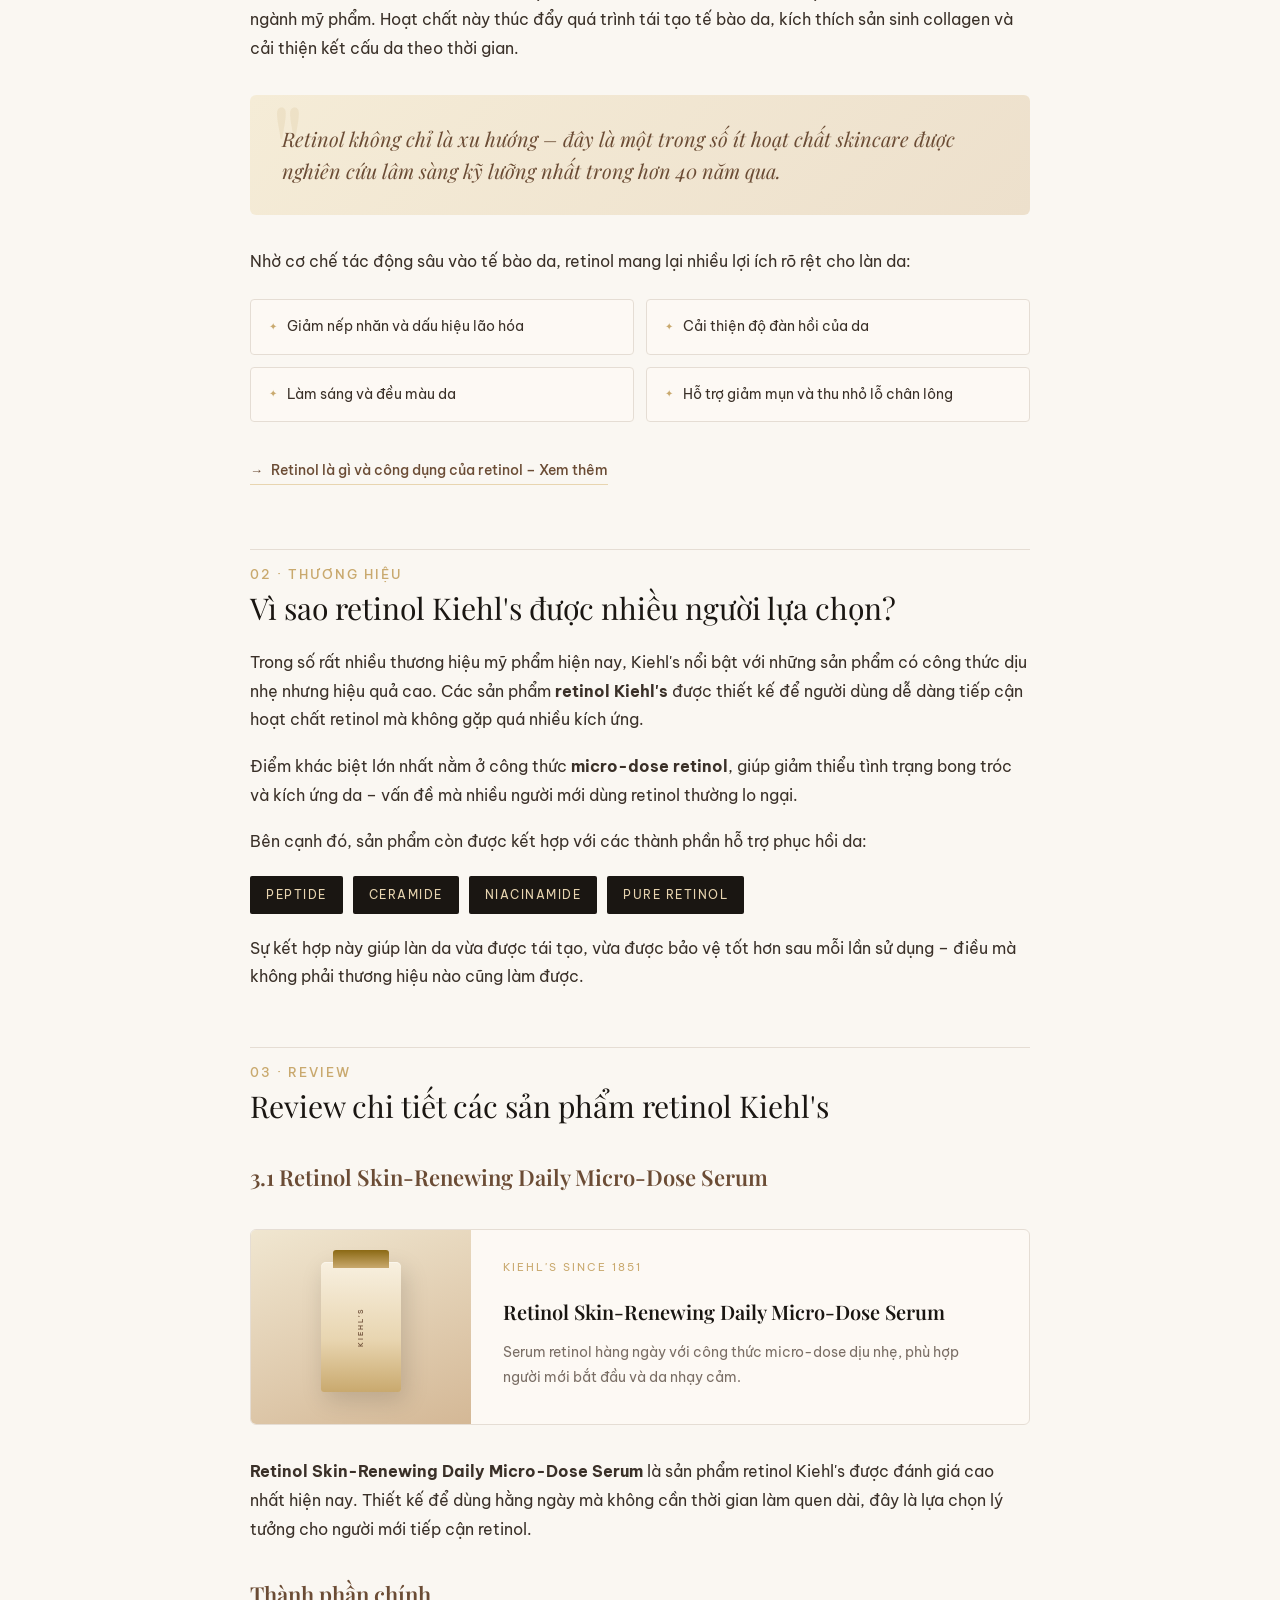
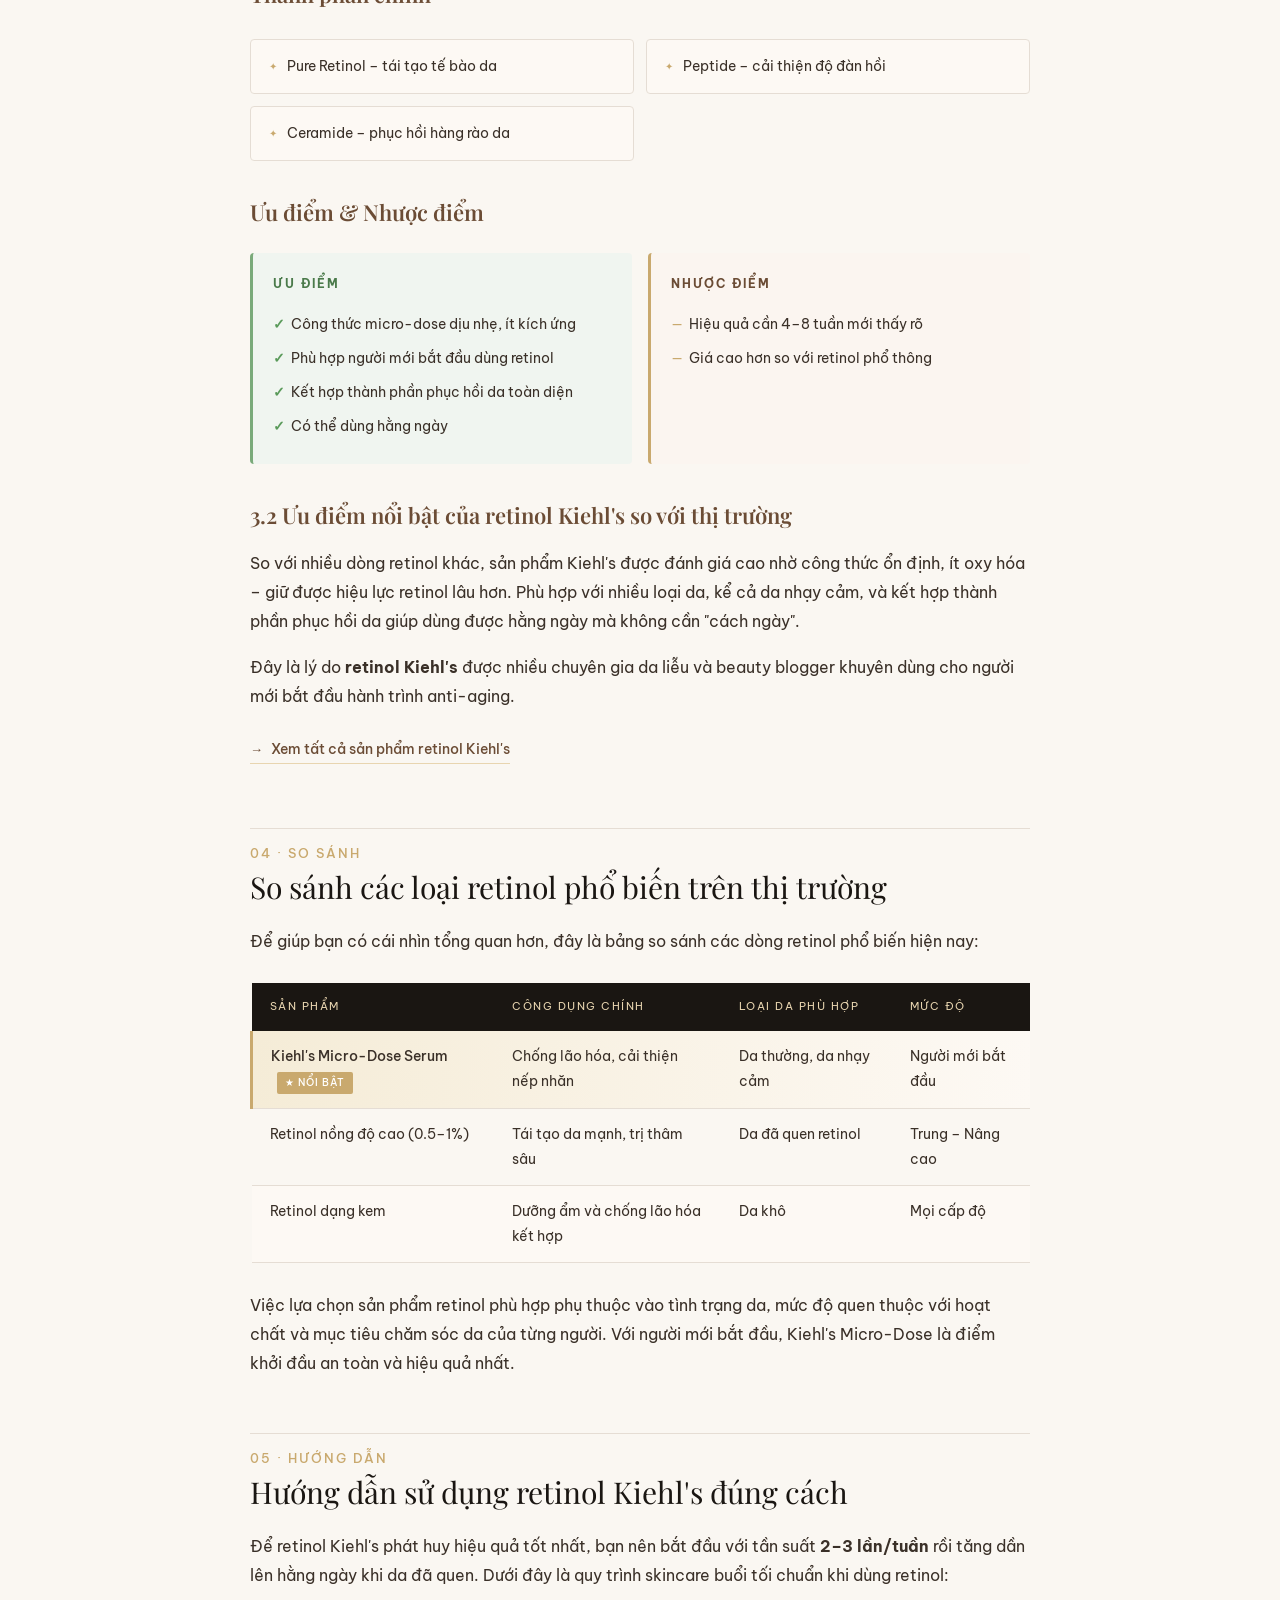
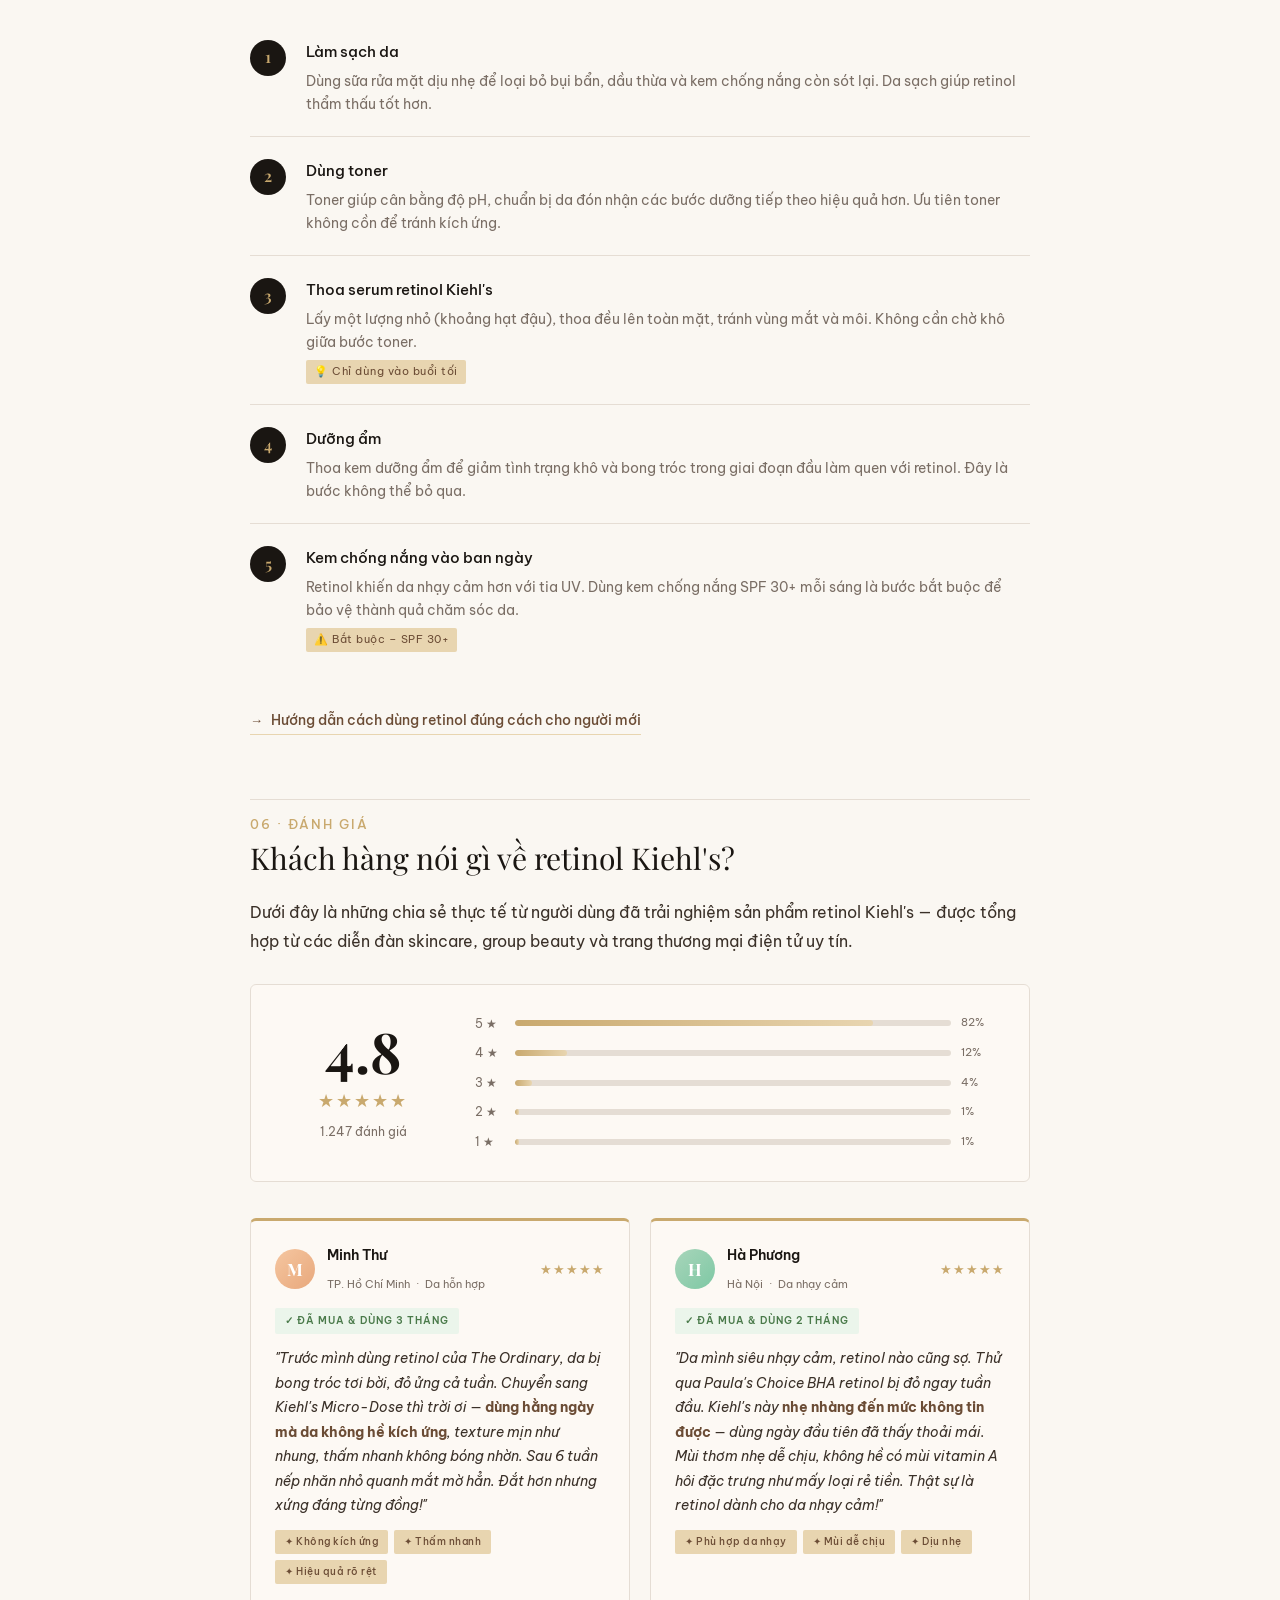
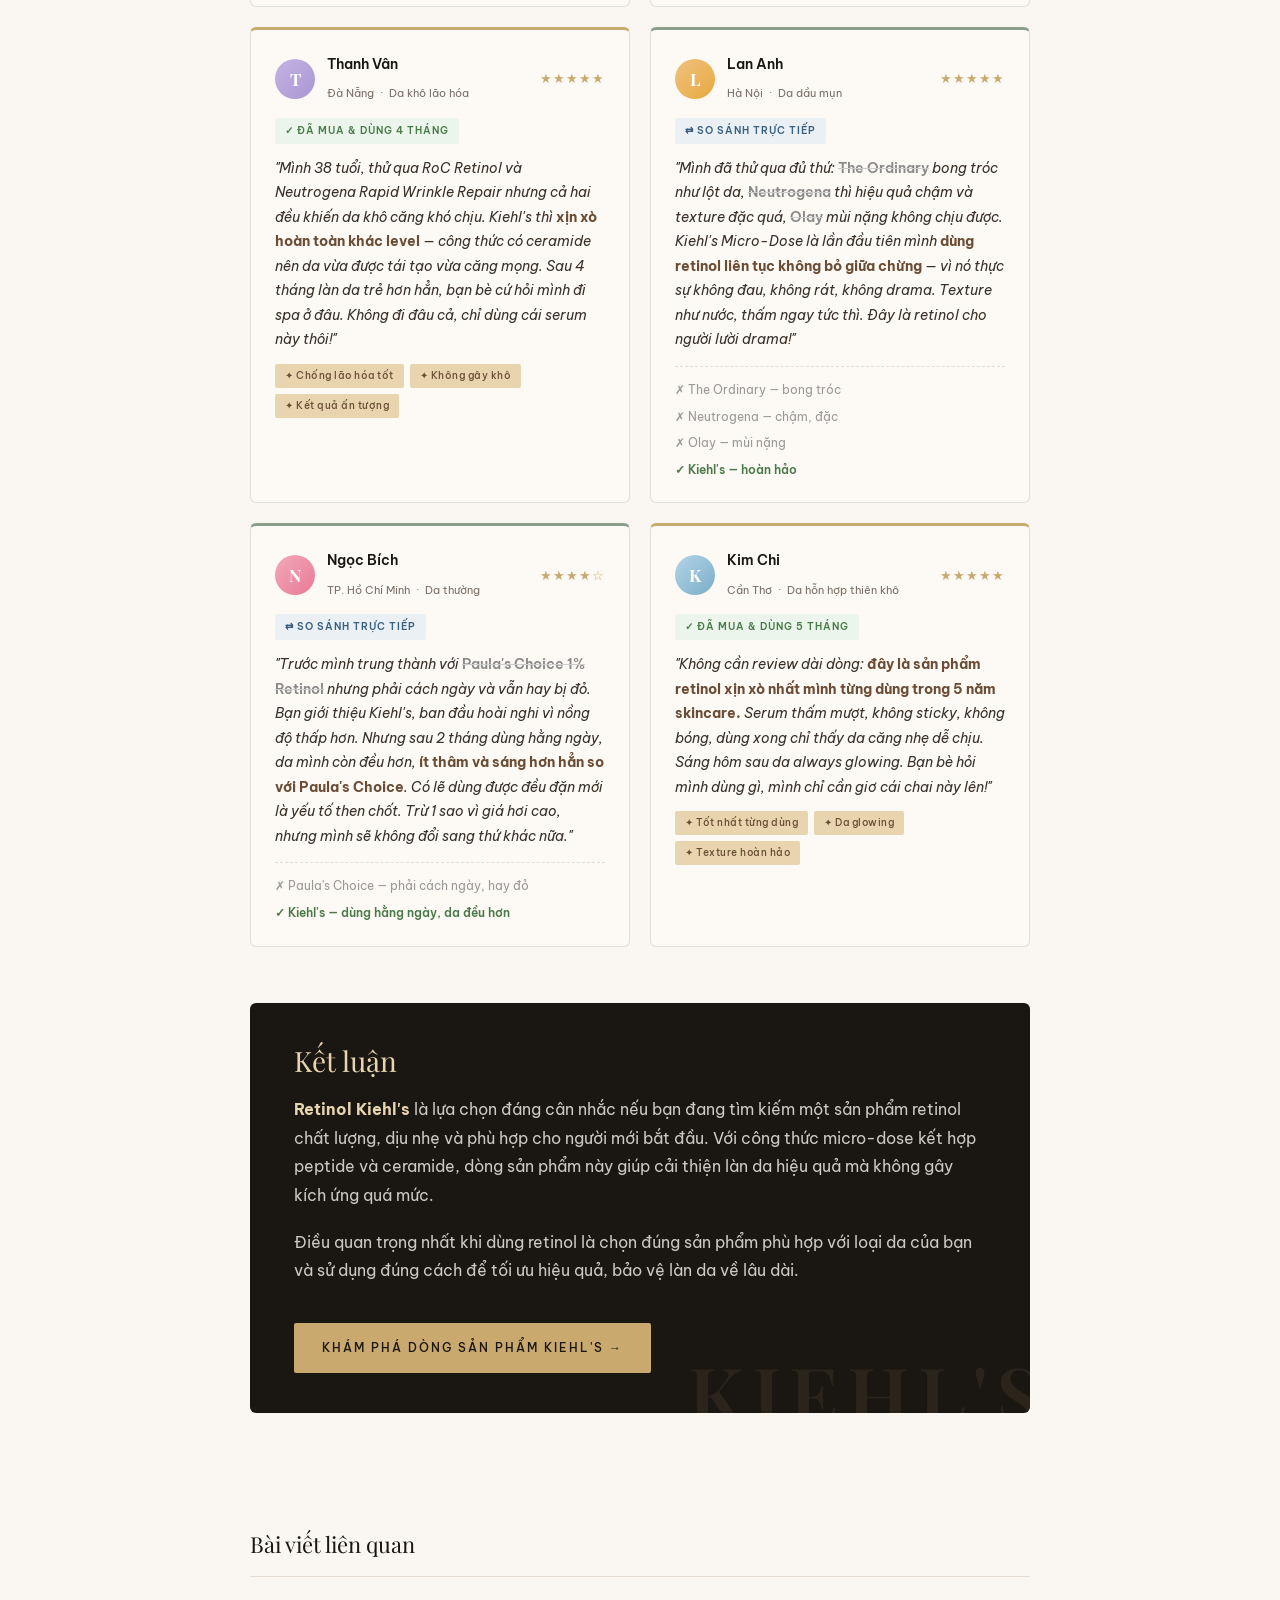
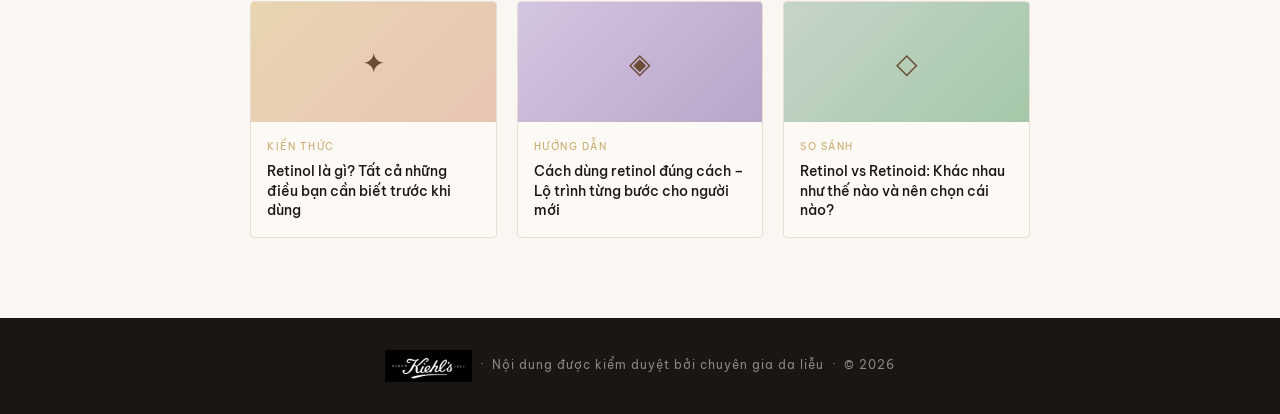
<file: review-retinol-kiehls (1).html>
<!DOCTYPE html>
<html lang="vi">
<head>
<meta charset="UTF-8">
<meta name="viewport" content="width=device-width, initial-scale=1.0">
<title>Review Chi Tiết Các Sản Phẩm Retinol Kiehl's Phổ Biến Hiện Nay</title>
<meta name="description" content="Retinol Kiehl's nổi tiếng với công thức micro-dose dịu nhẹ, phù hợp người mới bắt đầu. Xem ngay review chi tiết các sản phẩm retinol Kiehl's phổ biến để chọn đúng sản phẩm cho làn da của bạn.">
<link href="https://fonts.googleapis.com/css2?family=Playfair+Display:ital,wght@0,400;0,600;0,700;1,400;1,600&family=Be+Vietnam+Pro:wght@300;400;500;600&display=swap" rel="stylesheet">
<style>
  :root {
    --cream: #FAF7F2;
    --warm-white: #FDF9F4;
    --dark: #1A1612;
    --brown: #6B4C35;
    --gold: #C9A96E;
    --gold-light: #E8D5B0;
    --sage: #8A9E8C;
    --blush: #E8C4B4;
    --text: #3A3028;
    --text-light: #7A6E65;
    --border: #E5DDD4;
  }

  * { margin: 0; padding: 0; box-sizing: border-box; }

  body {
    background: var(--cream);
    color: var(--text);
    font-family: 'Be Vietnam Pro', sans-serif;
    font-weight: 400;
    line-height: 1.8;
    font-size: 16px;
  }

  /* TOP BAR */
  .topbar {
    background: var(--dark);
    color: var(--gold-light);
    text-align: center;
    padding: 10px;
    font-size: 12px;
    letter-spacing: 2px;
    text-transform: uppercase;
  }

  /* HEADER */
  header {
    background: var(--warm-white);
    border-bottom: 1px solid var(--border);
    position: sticky;
    top: 0;
    z-index: 100;
    backdrop-filter: blur(10px);
  }
  .header-inner {
    max-width: 1200px;
    margin: 0 auto;
    padding: 18px 40px;
    display: flex;
    align-items: center;
    justify-content: space-between;
  }
  .logo-img {
    display: flex;
    align-items: center;
    text-decoration: none;
    opacity: 1;
    transition: opacity 0.2s;
  }
  .logo-img:hover { opacity: 0.75; }
  .logo { display: none; }
  nav { display: flex; gap: 32px; }
  nav a {
    font-size: 12px;
    letter-spacing: 1.5px;
    text-transform: uppercase;
    color: var(--text-light);
    text-decoration: none;
    transition: color 0.3s;
  }
  nav a:hover { color: var(--brown); }

  /* BREADCRUMB */
  .breadcrumb {
    max-width: 860px;
    margin: 0 auto;
    padding: 20px 40px 0;
    font-size: 12px;
    color: var(--text-light);
    letter-spacing: 0.5px;
  }
  .breadcrumb a { color: var(--text-light); text-decoration: none; }
  .breadcrumb a:hover { color: var(--brown); }
  .breadcrumb span { margin: 0 8px; }

  /* HERO ARTICLE */
  .article-hero {
    max-width: 860px;
    margin: 0 auto;
    padding: 48px 40px 0;
    animation: fadeUp 0.8s ease both;
  }

  .article-tag {
    display: inline-block;
    background: var(--gold-light);
    color: var(--brown);
    font-size: 10px;
    font-weight: 500;
    letter-spacing: 2.5px;
    text-transform: uppercase;
    padding: 6px 14px;
    border-radius: 2px;
    margin-bottom: 24px;
  }

  h1 {
    font-family: 'Playfair Display', serif;
    font-size: clamp(32px, 5vw, 52px);
    font-weight: 300;
    line-height: 1.2;
    color: var(--dark);
    margin-bottom: 20px;
    letter-spacing: -0.5px;
  }
  h1 em {
    font-style: italic;
    color: var(--brown);
  }

  .article-meta {
    display: flex;
    align-items: center;
    gap: 24px;
    padding: 20px 0;
    border-top: 1px solid var(--border);
    border-bottom: 1px solid var(--border);
    margin-bottom: 40px;
  }
  .author-avatar {
    width: 42px; height: 42px;
    border-radius: 50%;
    background: linear-gradient(135deg, var(--gold-light), var(--blush));
    display: flex; align-items: center; justify-content: center;
    font-family: 'Playfair Display', serif;
    font-size: 18px;
    color: var(--brown);
    flex-shrink: 0;
  }
  .meta-info { flex: 1; }
  .meta-info strong { display: block; font-size: 13px; font-weight: 500; color: var(--dark); }
  .meta-info span { font-size: 12px; color: var(--text-light); }
  .meta-stats { display: flex; gap: 20px; font-size: 12px; color: var(--text-light); }
  .meta-stats span { display: flex; align-items: center; gap: 5px; }

  /* HERO IMAGE */
  .hero-image {
    width: 100%;
    height: 420px;
    background: linear-gradient(135deg, #E8D5B0 0%, #D4B896 30%, #C9A96E 60%, #A07840 100%);
    border-radius: 4px;
    margin-bottom: 48px;
    position: relative;
    overflow: hidden;
    display: flex;
    align-items: center;
    justify-content: center;
    animation: fadeUp 0.9s ease 0.2s both;
  }
  .hero-image::before {
    content: '';
    position: absolute;
    inset: 0;
    background: radial-gradient(circle at 30% 50%, rgba(255,255,255,0.15) 0%, transparent 60%);
  }
  .hero-image-label {
    text-align: center;
    z-index: 1;
  }
  .hero-image-label .product-icon {
    width: 120px; height: 180px;
    background: linear-gradient(180deg, #F5ECD7 0%, #E8D4B0 50%, #D4B896 100%);
    border-radius: 6px 6px 4px 4px;
    margin: 0 auto 16px;
    position: relative;
    box-shadow: 0 20px 60px rgba(0,0,0,0.2), inset 0 1px 0 rgba(255,255,255,0.3);
    display: flex;
    flex-direction: column;
    align-items: center;
    justify-content: center;
    padding: 20px 10px;
  }
  .hero-image-label .product-icon::before {
    content: '';
    width: 70%;
    height: 4px;
    background: var(--gold);
    position: absolute;
    top: 20px;
    border-radius: 2px;
  }
  .product-icon-text {
    font-family: 'Playfair Display', serif;
    font-size: 10px;
    font-weight: 600;
    letter-spacing: 2px;
    text-transform: uppercase;
    color: var(--brown);
    text-align: center;
    line-height: 1.6;
    margin-top: 12px;
  }
  .hero-image-label p {
    font-size: 12px;
    color: rgba(255,255,255,0.8);
    letter-spacing: 2px;
    text-transform: uppercase;
  }

  /* TABLE OF CONTENTS */
  .toc {
    background: var(--warm-white);
    border: 1px solid var(--border);
    border-left: 3px solid var(--gold);
    border-radius: 4px;
    padding: 28px 32px;
    margin-bottom: 52px;
    animation: fadeUp 1s ease 0.3s both;
  }
  .toc-title {
    font-family: 'Playfair Display', serif;
    font-size: 13px;
    font-weight: 600;
    letter-spacing: 2px;
    text-transform: uppercase;
    color: var(--brown);
    margin-bottom: 16px;
    display: flex;
    align-items: center;
    gap: 8px;
  }
  .toc ol {
    list-style: none;
    counter-reset: toc;
    padding: 0;
  }
  .toc li {
    counter-increment: toc;
    padding: 6px 0;
    border-bottom: 1px dashed var(--border);
    display: flex;
    align-items: baseline;
    gap: 10px;
  }
  .toc li:last-child { border-bottom: none; }
  .toc li::before {
    content: counter(toc, decimal-leading-zero);
    font-family: 'Playfair Display', serif;
    font-size: 13px;
    color: var(--gold);
    font-weight: 600;
    flex-shrink: 0;
  }
  .toc a {
    font-size: 14px;
    color: var(--text);
    text-decoration: none;
    transition: color 0.2s;
  }
  .toc a:hover { color: var(--brown); }

  /* ARTICLE CONTENT */
  .article-body {
    max-width: 860px;
    margin: 0 auto;
    padding: 0 40px 80px;
    animation: fadeUp 1s ease 0.4s both;
  }

  .article-section { margin-bottom: 56px; }

  h2 {
    font-family: 'Playfair Display', serif;
    font-size: 30px;
    font-weight: 400;
    color: var(--dark);
    margin-bottom: 20px;
    line-height: 1.3;
    padding-top: 16px;
    border-top: 1px solid var(--border);
  }
  h2 .section-num {
    font-size: 13px;
    letter-spacing: 2px;
    color: var(--gold);
    display: block;
    text-transform: uppercase;
    font-family: 'Be Vietnam Pro', sans-serif;
    font-weight: 500;
    margin-bottom: 6px;
  }

  h3 {
    font-family: 'Playfair Display', serif;
    font-size: 22px;
    font-weight: 600;
    color: var(--brown);
    margin: 32px 0 14px;
  }

  p {
    margin-bottom: 18px;
    color: var(--text);
    font-size: 15.5px;
    line-height: 1.85;
  }

  /* BENEFIT LIST */
  .benefit-list {
    list-style: none;
    padding: 0;
    display: grid;
    grid-template-columns: 1fr 1fr;
    gap: 12px;
    margin: 24px 0 28px;
  }
  .benefit-list li {
    background: var(--warm-white);
    border: 1px solid var(--border);
    padding: 14px 18px;
    border-radius: 4px;
    font-size: 14px;
    display: flex;
    align-items: center;
    gap: 10px;
  }
  .benefit-list li::before {
    content: '✦';
    color: var(--gold);
    font-size: 10px;
    flex-shrink: 0;
  }

  /* HIGHLIGHT BOX */
  .highlight-box {
    background: linear-gradient(135deg, #F5ECD7, #EDE0CC);
    border-radius: 6px;
    padding: 28px 32px;
    margin: 32px 0;
    position: relative;
    overflow: hidden;
  }
  .highlight-box::before {
    content: '"';
    position: absolute;
    top: -10px;
    left: 20px;
    font-family: 'Playfair Display', serif;
    font-size: 120px;
    color: var(--gold);
    opacity: 0.15;
    line-height: 1;
  }
  .highlight-box p {
    font-family: 'Playfair Display', serif;
    font-size: 20px;
    font-style: italic;
    color: var(--brown);
    margin: 0;
    position: relative;
    z-index: 1;
    line-height: 1.6;
  }

  /* INGREDIENT TAG */
  .ingredient-tags {
    display: flex;
    flex-wrap: wrap;
    gap: 10px;
    margin: 20px 0;
  }
  .ingredient-tag {
    background: var(--dark);
    color: var(--gold-light);
    padding: 8px 16px;
    border-radius: 2px;
    font-size: 12px;
    letter-spacing: 1.5px;
    text-transform: uppercase;
  }

  /* PRODUCT CARD */
  .product-card {
    background: var(--warm-white);
    border: 1px solid var(--border);
    border-radius: 6px;
    overflow: hidden;
    margin: 32px 0;
    display: grid;
    grid-template-columns: 220px 1fr;
  }
  .product-card-image {
    background: linear-gradient(160deg, #F0E6D0, #D4B896);
    display: flex;
    align-items: center;
    justify-content: center;
    padding: 32px;
  }
  .product-bottle {
    width: 80px; height: 130px;
    background: linear-gradient(180deg, #F8F0E0 0%, #E8D5B0 60%, #C9A96E 100%);
    border-radius: 5px 5px 3px 3px;
    box-shadow: 4px 8px 24px rgba(0,0,0,0.15), inset 0 1px 0 rgba(255,255,255,0.4);
    position: relative;
    display: flex;
    align-items: center;
    justify-content: center;
  }
  .product-bottle::after {
    content: 'KIEHL\'S';
    font-family: 'Be Vietnam Pro', sans-serif;
    font-size: 7px;
    font-weight: 500;
    letter-spacing: 2px;
    color: var(--brown);
    transform: rotate(-90deg);
    white-space: nowrap;
  }
  .product-bottle-cap {
    position: absolute;
    top: -12px;
    width: 70%;
    height: 18px;
    background: linear-gradient(180deg, #8B6914, #C9A96E);
    border-radius: 3px 3px 0 0;
    left: 50%;
    transform: translateX(-50%);
  }
  .product-card-info { padding: 28px 32px; }
  .product-card-name {
    font-family: 'Playfair Display', serif;
    font-size: 20px;
    font-weight: 600;
    color: var(--dark);
    margin-bottom: 6px;
  }
  .product-card-brand {
    font-size: 11px;
    letter-spacing: 2px;
    text-transform: uppercase;
    color: var(--gold);
    margin-bottom: 16px;
  }

  /* PRO CON */
  .pro-con-grid {
    display: grid;
    grid-template-columns: 1fr 1fr;
    gap: 16px;
    margin: 20px 0;
  }
  .pro-box, .con-box {
    padding: 20px;
    border-radius: 4px;
  }
  .pro-box { background: #F0F5F0; border-left: 3px solid #7AAA7A; }
  .con-box { background: #FBF5F0; border-left: 3px solid #C9A96E; }
  .pro-box h4 { color: #4A7A4A; font-size: 12px; letter-spacing: 2px; text-transform: uppercase; margin-bottom: 12px; }
  .con-box h4 { color: var(--brown); font-size: 12px; letter-spacing: 2px; text-transform: uppercase; margin-bottom: 12px; }
  .pro-box ul, .con-box ul { list-style: none; padding: 0; }
  .pro-box li { font-size: 13.5px; padding: 5px 0; padding-left: 18px; position: relative; color: var(--text); }
  .con-box li { font-size: 13.5px; padding: 5px 0; padding-left: 18px; position: relative; color: var(--text); }
  .pro-box li::before { content: '✓'; position: absolute; left: 0; color: #5A9A5A; font-weight: 600; }
  .con-box li::before { content: '—'; position: absolute; left: 0; color: var(--gold); }

  /* COMPARISON TABLE */
  .comparison-table {
    width: 100%;
    border-collapse: collapse;
    margin: 28px 0;
    font-size: 14px;
  }
  .comparison-table thead tr {
    background: var(--dark);
    color: var(--gold-light);
  }
  .comparison-table th {
    padding: 14px 18px;
    text-align: left;
    font-weight: 400;
    font-size: 11px;
    letter-spacing: 1.5px;
    text-transform: uppercase;
  }
  .comparison-table td {
    padding: 13px 18px;
    border-bottom: 1px solid var(--border);
    vertical-align: top;
  }
  .comparison-table tbody tr:nth-child(odd) { background: var(--warm-white); }
  .comparison-table tbody tr:nth-child(even) { background: var(--cream); }
  .comparison-table tbody tr:hover { background: var(--gold-light); transition: background 0.2s; }
  .highlight-row { background: linear-gradient(90deg, #F5ECD7, var(--warm-white)) !important; }
  .highlight-row td:first-child { border-left: 3px solid var(--gold); font-weight: 500; }
  .badge {
    display: inline-block;
    background: var(--gold);
    color: white;
    font-size: 10px;
    padding: 2px 8px;
    border-radius: 2px;
    letter-spacing: 1px;
    text-transform: uppercase;
    margin-left: 6px;
    vertical-align: middle;
  }

  /* STEPS */
  .steps { margin: 28px 0; }
  .step {
    display: flex;
    gap: 20px;
    padding: 20px 0;
    border-bottom: 1px solid var(--border);
  }
  .step:last-child { border-bottom: none; }
  .step-num {
    width: 36px; height: 36px;
    background: var(--dark);
    color: var(--gold);
    border-radius: 50%;
    display: flex;
    align-items: center;
    justify-content: center;
    font-family: 'Playfair Display', serif;
    font-size: 16px;
    font-weight: 600;
    flex-shrink: 0;
    margin-top: 2px;
  }
  .step-content h4 {
    font-size: 15px;
    font-weight: 500;
    color: var(--dark);
    margin-bottom: 5px;
  }
  .step-content p {
    font-size: 14px;
    color: var(--text-light);
    margin: 0;
    line-height: 1.65;
  }
  .step-note {
    display: inline-block;
    background: var(--gold-light);
    color: var(--brown);
    font-size: 11px;
    padding: 2px 8px;
    border-radius: 2px;
    margin-top: 6px;
    letter-spacing: 0.5px;
  }

  /* INTERNAL LINK */
  .internal-link {
    display: inline-flex;
    align-items: center;
    gap: 8px;
    color: var(--brown);
    font-size: 14px;
    text-decoration: none;
    font-weight: 500;
    border-bottom: 1px solid var(--gold-light);
    padding-bottom: 1px;
    transition: border-color 0.2s, color 0.2s;
    margin: 8px 0;
  }
  .internal-link:hover { color: var(--dark); border-color: var(--gold); }
  .internal-link::before { content: '→'; font-size: 13px; }

  /* CONCLUSION BOX */
  .conclusion-box {
    background: var(--dark);
    color: var(--cream);
    border-radius: 6px;
    padding: 40px 44px;
    margin: 48px 0 32px;
    position: relative;
    overflow: hidden;
  }
  .conclusion-box::before {
    content: 'KIEHL\'S';
    position: absolute;
    right: -20px;
    bottom: -20px;
    font-family: 'Playfair Display', serif;
    font-size: 80px;
    font-weight: 600;
    letter-spacing: 8px;
    color: rgba(201,169,110,0.1);
    line-height: 1;
  }
  .conclusion-box h2 {
    font-family: 'Playfair Display', serif;
    font-size: 28px;
    font-weight: 300;
    color: var(--gold-light);
    border-top: 1px solid rgba(201,169,110,0.3);
    padding-top: 0;
    border-top: none;
    margin-bottom: 16px;
  }
  .conclusion-box p { color: rgba(250,247,242,0.8); }
  .cta-btn {
    display: inline-flex;
    align-items: center;
    gap: 10px;
    background: var(--gold);
    color: var(--dark);
    text-decoration: none;
    padding: 14px 28px;
    border-radius: 2px;
    font-size: 12px;
    font-weight: 500;
    letter-spacing: 2px;
    text-transform: uppercase;
    margin-top: 20px;
    transition: background 0.3s, transform 0.2s;
  }
  .cta-btn:hover { background: var(--gold-light); transform: translateY(-1px); }

  /* RELATED ARTICLES */
  .related {
    max-width: 860px;
    margin: 0 auto 80px;
    padding: 0 40px;
  }
  .related-title {
    font-family: 'Playfair Display', serif;
    font-size: 22px;
    font-weight: 400;
    color: var(--dark);
    margin-bottom: 24px;
    padding-bottom: 12px;
    border-bottom: 1px solid var(--border);
  }
  .related-grid { display: grid; grid-template-columns: repeat(3, 1fr); gap: 20px; }
  .related-card {
    background: var(--warm-white);
    border: 1px solid var(--border);
    border-radius: 4px;
    overflow: hidden;
    cursor: pointer;
    transition: transform 0.2s, box-shadow 0.2s;
  }
  .related-card:hover { transform: translateY(-3px); box-shadow: 0 8px 30px rgba(0,0,0,0.08); }
  .related-card-img {
    height: 120px;
    background: linear-gradient(135deg, var(--gold-light), var(--blush));
    display: flex;
    align-items: center;
    justify-content: center;
    font-family: 'Playfair Display', serif;
    font-size: 28px;
    color: var(--brown);
  }
  .related-card-body { padding: 16px; }
  .related-card-tag { font-size: 10px; letter-spacing: 1.5px; text-transform: uppercase; color: var(--gold); margin-bottom: 6px; }
  .related-card-title { font-size: 14px; font-weight: 500; color: var(--dark); line-height: 1.4; }

  /* FOOTER */
  footer {
    background: var(--dark);
    color: rgba(250,247,242,0.5);
    text-align: center;
    padding: 32px 40px;
    font-size: 12px;
    letter-spacing: 1px;
  }
  footer strong { color: var(--gold); }

  /* ANIMATIONS */
  @keyframes fadeUp {
    from { opacity: 0; transform: translateY(24px); }
    to { opacity: 1; transform: translateY(0); }
  }

  /* RESPONSIVE */
  @media (max-width: 768px) {
    .header-inner { padding: 16px 20px; }
    nav { display: none; }
    .article-hero, .article-body, .related { padding-left: 20px; padding-right: 20px; }
    .breadcrumb { padding-left: 20px; }
    h1 { font-size: 28px; }
    .benefit-list { grid-template-columns: 1fr; }
    .pro-con-grid { grid-template-columns: 1fr; }
    .product-card { grid-template-columns: 1fr; }
    .product-card-image { height: 160px; }
    .related-grid { grid-template-columns: 1fr; }
    .conclusion-box { padding: 28px 24px; }
    .meta-stats { display: none; }
  }

  /* REVIEWS SECTION */
  .rating-overview {
    display: grid;
    grid-template-columns: 160px 1fr;
    gap: 32px;
    background: var(--warm-white);
    border: 1px solid var(--border);
    border-radius: 6px;
    padding: 28px 32px;
    margin: 28px 0 36px;
    align-items: center;
  }
  .rating-score { text-align: center; }
  .rating-number {
    font-family: 'Playfair Display', serif;
    font-size: 56px;
    font-weight: 700;
    color: var(--dark);
    line-height: 1;
  }
  .rating-stars { color: var(--gold); font-size: 18px; margin: 6px 0 4px; letter-spacing: 2px; }
  .rating-count { font-size: 12px; color: var(--text-light); }
  .rating-bars { display: flex; flex-direction: column; gap: 8px; }
  .rating-bar-row {
    display: grid;
    grid-template-columns: 30px 1fr 36px;
    align-items: center;
    gap: 10px;
    font-size: 12px;
    color: var(--text-light);
  }
  .bar-track {
    height: 6px;
    background: var(--border);
    border-radius: 3px;
    overflow: hidden;
  }
  .bar-fill {
    height: 100%;
    background: linear-gradient(90deg, var(--gold), var(--gold-light));
    border-radius: 3px;
  }
  .bar-pct { font-size: 11px; color: var(--text-light); }

  .reviews-grid {
    display: grid;
    grid-template-columns: 1fr 1fr;
    gap: 20px;
    margin-top: 8px;
  }
  .review-card {
    background: var(--warm-white);
    border: 1px solid var(--border);
    border-radius: 6px;
    padding: 22px 24px;
    display: flex;
    flex-direction: column;
    gap: 12px;
    transition: transform 0.2s, box-shadow 0.2s;
  }
  .review-card:hover { transform: translateY(-2px); box-shadow: 0 8px 28px rgba(0,0,0,0.07); }
  .review-positive { border-top: 3px solid var(--gold); }
  .review-compare { border-top: 3px solid var(--sage); }

  .review-header {
    display: flex;
    align-items: center;
    gap: 12px;
  }
  .reviewer-avatar {
    width: 40px; height: 40px;
    border-radius: 50%;
    display: flex;
    align-items: center;
    justify-content: center;
    font-family: 'Playfair Display', serif;
    font-size: 17px;
    font-weight: 700;
    color: white;
    flex-shrink: 0;
  }
  .reviewer-info { flex: 1; }
  .reviewer-info strong { display: block; font-size: 14px; font-weight: 600; color: var(--dark); }
  .reviewer-info span { font-size: 11px; color: var(--text-light); }
  .review-stars { color: var(--gold); font-size: 13px; letter-spacing: 1px; flex-shrink: 0; }

  .review-badge {
    display: inline-block;
    font-size: 10px;
    font-weight: 600;
    letter-spacing: 1px;
    text-transform: uppercase;
    padding: 4px 10px;
    border-radius: 2px;
    width: fit-content;
  }
  .review-badge.positive { background: #EBF5EB; color: #4A7A4A; }
  .review-badge.compare { background: #EBF0F5; color: #3A6080; }

  .review-text {
    font-size: 14px;
    line-height: 1.75;
    color: var(--text);
    margin: 0;
    font-style: italic;
  }
  .review-text strong { font-style: normal; color: var(--brown); }

  .review-tags { display: flex; flex-wrap: wrap; gap: 6px; }
  .rtag {
    background: var(--gold-light);
    color: var(--brown);
    font-size: 10px;
    padding: 3px 10px;
    border-radius: 2px;
    letter-spacing: 0.5px;
    font-weight: 500;
  }

  .brand-compare {
    font-style: normal;
    font-weight: 600;
    color: #888;
    text-decoration: line-through;
    text-decoration-color: #ccc;
  }

  .compare-brands {
    display: flex;
    flex-direction: column;
    gap: 5px;
    border-top: 1px dashed var(--border);
    padding-top: 12px;
    margin-top: 2px;
  }
  .compare-lose {
    font-size: 12px;
    color: #999;
    display: flex;
    align-items: center;
    gap: 6px;
  }
  .compare-win {
    font-size: 12px;
    color: #4A7A4A;
    font-weight: 600;
    display: flex;
    align-items: center;
    gap: 6px;
  }

  @media (max-width: 768px) {
    .reviews-grid { grid-template-columns: 1fr; }
    .rating-overview { grid-template-columns: 1fr; text-align: center; }
  }

  /* SCROLL PROGRESS */
  .scroll-progress {
    position: fixed;
    top: 0;
    left: 0;
    height: 2px;
    background: linear-gradient(90deg, var(--gold), var(--blush));
    z-index: 999;
    transition: width 0.1s;
  }
</style>
</head>
<body>

<div class="scroll-progress" id="scrollProgress"></div>

<div class="topbar">Miễn phí vận chuyển cho đơn hàng từ 500.000đ &nbsp;·&nbsp; Tư vấn skincare miễn phí</div>

<header>
  <div class="header-inner">
    <a href="#" class="logo-img"><img src="[data-uri]" alt="Kiehl's Since 1851" style="height:52px;width:auto;display:block;"></a>
    <nav>
      <a href="#">Skincare</a>
      <a href="#">Thương hiệu</a>
      <a href="#">Review</a>
      <a href="#">Hướng dẫn</a>
      <a href="#">Shop</a>
    </nav>
  </div>
</header>

<div class="breadcrumb">
  <a href="#">Trang chủ</a><span>/</span>
  <a href="#">Review</a><span>/</span>
  <a href="#">Kiehl's</a><span>/</span>
  Retinol Kiehl's
</div>

<!-- ARTICLE HERO -->
<div class="article-hero">
  <span class="article-tag">✦ Review sản phẩm</span>

  <h1>Review Chi Tiết Các Sản Phẩm <em>Retinol Kiehl's</em> Phổ Biến Hiện Nay</h1>

  <div class="article-meta">
    <div class="author-avatar">L</div>
    <div class="meta-info">
      <strong>Linh Nguyễn — Beauty Editor</strong>
      <span>Cập nhật: 10 tháng 3, 2026 &nbsp;·&nbsp; Đã xác minh bởi chuyên gia da liễu</span>
    </div>
    <div class="meta-stats">
      <span>🕐 8 phút đọc</span>
      <span>👁 24.5k lượt xem</span>
    </div>
  </div>
</div>

<!-- HERO IMAGE -->
<div style="max-width:860px;margin:0 auto;padding:0 40px;" class="animate-img">
  <div class="hero-image">
    <div class="hero-image-label">
      <div class="product-icon">
        <div class="product-bottle-cap"></div>
        <div class="product-icon-text">RETINOL<br>MICRO-DOSE<br>SERUM</div>
      </div>
      <p>Kiehl's Since 1851</p>
    </div>
  </div>
</div>

<!-- ARTICLE BODY -->
<div class="article-body">

  <!-- TOC -->
  <div class="toc">
    <div class="toc-title">✦ Nội dung bài viết</div>
    <ol>
      <li><a href="#section1">Retinol là gì và vì sao được yêu thích trong skincare</a></li>
      <li><a href="#section2">Vì sao retinol Kiehl's được nhiều người lựa chọn</a></li>
      <li><a href="#section3">Review chi tiết các sản phẩm retinol Kiehl's</a></li>
      <li><a href="#section4">So sánh các loại retinol phổ biến trên thị trường</a></li>
      <li><a href="#section5">Hướng dẫn sử dụng retinol Kiehl's đúng cách</a></li>
      <li><a href="#reviews">Đánh giá từ khách hàng thực tế</a></li>
      <li><a href="#section6">Kết luận</a></li>
    </ol>
  </div>

  <!-- SECTION 1 -->
  <div class="article-section" id="section1">
    <h2><span class="section-num">01 · Khái niệm</span>Retinol là gì và vì sao retinol được yêu thích trong skincare?</h2>
    <p>Retinol là dẫn xuất của vitamin A, được xem là <strong>"ngôi sao"</strong> trong nhóm hoạt chất chống lão hóa của ngành mỹ phẩm. Hoạt chất này thúc đẩy quá trình tái tạo tế bào da, kích thích sản sinh collagen và cải thiện kết cấu da theo thời gian.</p>

    <div class="highlight-box">
      <p>Retinol không chỉ là xu hướng – đây là một trong số ít hoạt chất skincare được nghiên cứu lâm sàng kỹ lưỡng nhất trong hơn 40 năm qua.</p>
    </div>

    <p>Nhờ cơ chế tác động sâu vào tế bào da, retinol mang lại nhiều lợi ích rõ rệt cho làn da:</p>

    <ul class="benefit-list">
      <li>Giảm nếp nhăn và dấu hiệu lão hóa</li>
      <li>Cải thiện độ đàn hồi của da</li>
      <li>Làm sáng và đều màu da</li>
      <li>Hỗ trợ giảm mụn và thu nhỏ lỗ chân lông</li>
    </ul>

    <a href="#" class="internal-link">Retinol là gì và công dụng của retinol – Xem thêm</a>
  </div>

  <!-- SECTION 2 -->
  <div class="article-section" id="section2">
    <h2><span class="section-num">02 · Thương hiệu</span>Vì sao retinol Kiehl's được nhiều người lựa chọn?</h2>
    <p>Trong số rất nhiều thương hiệu mỹ phẩm hiện nay, Kiehl's nổi bật với những sản phẩm có công thức dịu nhẹ nhưng hiệu quả cao. Các sản phẩm <strong>retinol Kiehl's</strong> được thiết kế để người dùng dễ dàng tiếp cận hoạt chất retinol mà không gặp quá nhiều kích ứng.</p>

    <p>Điểm khác biệt lớn nhất nằm ở công thức <strong>micro-dose retinol</strong>, giúp giảm thiểu tình trạng bong tróc và kích ứng da – vấn đề mà nhiều người mới dùng retinol thường lo ngại.</p>

    <p>Bên cạnh đó, sản phẩm còn được kết hợp với các thành phần hỗ trợ phục hồi da:</p>

    <div class="ingredient-tags">
      <span class="ingredient-tag">Peptide</span>
      <span class="ingredient-tag">Ceramide</span>
      <span class="ingredient-tag">Niacinamide</span>
      <span class="ingredient-tag">Pure Retinol</span>
    </div>

    <p>Sự kết hợp này giúp làn da vừa được tái tạo, vừa được bảo vệ tốt hơn sau mỗi lần sử dụng – điều mà không phải thương hiệu nào cũng làm được.</p>
  </div>

  <!-- SECTION 3 -->
  <div class="article-section" id="section3">
    <h2><span class="section-num">03 · Review</span>Review chi tiết các sản phẩm retinol Kiehl's</h2>

    <h3>3.1 Retinol Skin-Renewing Daily Micro-Dose Serum</h3>

    <div class="product-card">
      <div class="product-card-image">
        <div class="product-bottle">
          <div class="product-bottle-cap"></div>
        </div>
      </div>
      <div class="product-card-info">
        <div class="product-card-brand">Kiehl's Since 1851</div>
        <div class="product-card-name">Retinol Skin-Renewing Daily Micro-Dose Serum</div>
        <p style="font-size:13.5px;color:var(--text-light);margin:10px 0 0;">Serum retinol hàng ngày với công thức micro-dose dịu nhẹ, phù hợp người mới bắt đầu và da nhạy cảm.</p>
      </div>
    </div>

    <p><strong>Retinol Skin-Renewing Daily Micro-Dose Serum</strong> là sản phẩm retinol Kiehl's được đánh giá cao nhất hiện nay. Thiết kế để dùng hằng ngày mà không cần thời gian làm quen dài, đây là lựa chọn lý tưởng cho người mới tiếp cận retinol.</p>

    <h3>Thành phần chính</h3>
    <ul class="benefit-list">
      <li>Pure Retinol – tái tạo tế bào da</li>
      <li>Peptide – cải thiện độ đàn hồi</li>
      <li>Ceramide – phục hồi hàng rào da</li>
    </ul>

    <h3>Ưu điểm & Nhược điểm</h3>
    <div class="pro-con-grid">
      <div class="pro-box">
        <h4>Ưu điểm</h4>
        <ul>
          <li>Công thức micro-dose dịu nhẹ, ít kích ứng</li>
          <li>Phù hợp người mới bắt đầu dùng retinol</li>
          <li>Kết hợp thành phần phục hồi da toàn diện</li>
          <li>Có thể dùng hằng ngày</li>
        </ul>
      </div>
      <div class="con-box">
        <h4>Nhược điểm</h4>
        <ul>
          <li>Hiệu quả cần 4–8 tuần mới thấy rõ</li>
          <li>Giá cao hơn so với retinol phổ thông</li>
        </ul>
      </div>
    </div>

    <h3>3.2 Ưu điểm nổi bật của retinol Kiehl's so với thị trường</h3>
    <p>So với nhiều dòng retinol khác, sản phẩm Kiehl's được đánh giá cao nhờ công thức ổn định, ít oxy hóa – giữ được hiệu lực retinol lâu hơn. Phù hợp với nhiều loại da, kể cả da nhạy cảm, và kết hợp thành phần phục hồi da giúp dùng được hằng ngày mà không cần "cách ngày".</p>

    <p>Đây là lý do <strong>retinol Kiehl's</strong> được nhiều chuyên gia da liễu và beauty blogger khuyên dùng cho người mới bắt đầu hành trình anti-aging.</p>

    <a href="#" class="internal-link">Xem tất cả sản phẩm retinol Kiehl's</a>
  </div>

  <!-- SECTION 4 -->
  <div class="article-section" id="section4">
    <h2><span class="section-num">04 · So sánh</span>So sánh các loại retinol phổ biến trên thị trường</h2>
    <p>Để giúp bạn có cái nhìn tổng quan hơn, đây là bảng so sánh các dòng retinol phổ biến hiện nay:</p>

    <table class="comparison-table">
      <thead>
        <tr>
          <th>Sản phẩm</th>
          <th>Công dụng chính</th>
          <th>Loại da phù hợp</th>
          <th>Mức độ</th>
        </tr>
      </thead>
      <tbody>
        <tr class="highlight-row">
          <td>Kiehl's Micro-Dose Serum <span class="badge">★ Nổi bật</span></td>
          <td>Chống lão hóa, cải thiện nếp nhăn</td>
          <td>Da thường, da nhạy cảm</td>
          <td>Người mới bắt đầu</td>
        </tr>
        <tr>
          <td>Retinol nồng độ cao (0.5–1%)</td>
          <td>Tái tạo da mạnh, trị thâm sâu</td>
          <td>Da đã quen retinol</td>
          <td>Trung – Nâng cao</td>
        </tr>
        <tr>
          <td>Retinol dạng kem</td>
          <td>Dưỡng ẩm và chống lão hóa kết hợp</td>
          <td>Da khô</td>
          <td>Mọi cấp độ</td>
        </tr>
      </tbody>
    </table>

    <p>Việc lựa chọn sản phẩm retinol phù hợp phụ thuộc vào tình trạng da, mức độ quen thuộc với hoạt chất và mục tiêu chăm sóc da của từng người. Với người mới bắt đầu, Kiehl's Micro-Dose là điểm khởi đầu an toàn và hiệu quả nhất.</p>
  </div>

  <!-- SECTION 5 -->
  <div class="article-section" id="section5">
    <h2><span class="section-num">05 · Hướng dẫn</span>Hướng dẫn sử dụng retinol Kiehl's đúng cách</h2>
    <p>Để retinol Kiehl's phát huy hiệu quả tốt nhất, bạn nên bắt đầu với tần suất <strong>2–3 lần/tuần</strong> rồi tăng dần lên hằng ngày khi da đã quen. Dưới đây là quy trình skincare buổi tối chuẩn khi dùng retinol:</p>

    <div class="steps">
      <div class="step">
        <div class="step-num">1</div>
        <div class="step-content">
          <h4>Làm sạch da</h4>
          <p>Dùng sữa rửa mặt dịu nhẹ để loại bỏ bụi bẩn, dầu thừa và kem chống nắng còn sót lại. Da sạch giúp retinol thẩm thấu tốt hơn.</p>
        </div>
      </div>
      <div class="step">
        <div class="step-num">2</div>
        <div class="step-content">
          <h4>Dùng toner</h4>
          <p>Toner giúp cân bằng độ pH, chuẩn bị da đón nhận các bước dưỡng tiếp theo hiệu quả hơn. Ưu tiên toner không cồn để tránh kích ứng.</p>
        </div>
      </div>
      <div class="step">
        <div class="step-num">3</div>
        <div class="step-content">
          <h4>Thoa serum retinol Kiehl's</h4>
          <p>Lấy một lượng nhỏ (khoảng hạt đậu), thoa đều lên toàn mặt, tránh vùng mắt và môi. Không cần chờ khô giữa bước toner.</p>
          <span class="step-note">💡 Chỉ dùng vào buổi tối</span>
        </div>
      </div>
      <div class="step">
        <div class="step-num">4</div>
        <div class="step-content">
          <h4>Dưỡng ẩm</h4>
          <p>Thoa kem dưỡng ẩm để giảm tình trạng khô và bong tróc trong giai đoạn đầu làm quen với retinol. Đây là bước không thể bỏ qua.</p>
        </div>
      </div>
      <div class="step">
        <div class="step-num">5</div>
        <div class="step-content">
          <h4>Kem chống nắng vào ban ngày</h4>
          <p>Retinol khiến da nhạy cảm hơn với tia UV. Dùng kem chống nắng SPF 30+ mỗi sáng là bước bắt buộc để bảo vệ thành quả chăm sóc da.</p>
          <span class="step-note">⚠️ Bắt buộc – SPF 30+</span>
        </div>
      </div>
    </div>

    <a href="#" class="internal-link">Hướng dẫn cách dùng retinol đúng cách cho người mới</a>
  </div>

  <!-- SECTION REVIEWS -->
  <div class="article-section" id="reviews">
    <h2><span class="section-num">06 · Đánh giá</span>Khách hàng nói gì về retinol Kiehl's?</h2>
    <p>Dưới đây là những chia sẻ thực tế từ người dùng đã trải nghiệm sản phẩm retinol Kiehl's — được tổng hợp từ các diễn đàn skincare, group beauty và trang thương mại điện tử uy tín.</p>

    <!-- RATING OVERVIEW -->
    <div class="rating-overview">
      <div class="rating-score">
        <div class="rating-number">4.8</div>
        <div class="rating-stars">★★★★★</div>
        <div class="rating-count">1.247 đánh giá</div>
      </div>
      <div class="rating-bars">
        <div class="rating-bar-row"><span>5 ★</span><div class="bar-track"><div class="bar-fill" style="width:82%"></div></div><span class="bar-pct">82%</span></div>
        <div class="rating-bar-row"><span>4 ★</span><div class="bar-track"><div class="bar-fill" style="width:12%"></div></div><span class="bar-pct">12%</span></div>
        <div class="rating-bar-row"><span>3 ★</span><div class="bar-track"><div class="bar-fill" style="width:4%"></div></div><span class="bar-pct">4%</span></div>
        <div class="rating-bar-row"><span>2 ★</span><div class="bar-track"><div class="bar-fill" style="width:1%"></div></div><span class="bar-pct">1%</span></div>
        <div class="rating-bar-row"><span>1 ★</span><div class="bar-track"><div class="bar-fill" style="width:1%"></div></div><span class="bar-pct">1%</span></div>
      </div>
    </div>

    <!-- REVIEW CARDS -->
    <div class="reviews-grid">

      <div class="review-card review-positive">
        <div class="review-header">
          <div class="reviewer-avatar" style="background:linear-gradient(135deg,#F5C6A0,#E8A87C);">M</div>
          <div class="reviewer-info">
            <strong>Minh Thư</strong>
            <span>TP. Hồ Chí Minh &nbsp;·&nbsp; Da hỗn hợp</span>
          </div>
          <div class="review-stars">★★★★★</div>
        </div>
        <div class="review-badge positive">✓ Đã mua &amp; dùng 3 tháng</div>
        <p class="review-text">"Trước mình dùng retinol của The Ordinary, da bị bong tróc tơi bời, đỏ ửng cả tuần. Chuyển sang Kiehl's Micro-Dose thì trời ơi — <strong>dùng hằng ngày mà da không hề kích ứng</strong>, texture mịn như nhung, thấm nhanh không bóng nhờn. Sau 6 tuần nếp nhăn nhỏ quanh mắt mờ hẳn. Đắt hơn nhưng xứng đáng từng đồng!"</p>
        <div class="review-tags">
          <span class="rtag">✦ Không kích ứng</span>
          <span class="rtag">✦ Thấm nhanh</span>
          <span class="rtag">✦ Hiệu quả rõ rệt</span>
        </div>
      </div>

      <div class="review-card review-positive">
        <div class="review-header">
          <div class="reviewer-avatar" style="background:linear-gradient(135deg,#A8D5BA,#7EC8A4);">H</div>
          <div class="reviewer-info">
            <strong>Hà Phương</strong>
            <span>Hà Nội &nbsp;·&nbsp; Da nhạy cảm</span>
          </div>
          <div class="review-stars">★★★★★</div>
        </div>
        <div class="review-badge positive">✓ Đã mua &amp; dùng 2 tháng</div>
        <p class="review-text">"Da mình siêu nhạy cảm, retinol nào cũng sợ. Thử qua Paula's Choice BHA retinol bị đỏ ngay tuần đầu. Kiehl's này <strong>nhẹ nhàng đến mức không tin được</strong> — dùng ngày đầu tiên đã thấy thoải mái. Mùi thơm nhẹ dễ chịu, không hề có mùi vitamin A hôi đặc trưng như mấy loại rẻ tiền. Thật sự là retinol dành cho da nhạy cảm!"</p>
        <div class="review-tags">
          <span class="rtag">✦ Phù hợp da nhạy</span>
          <span class="rtag">✦ Mùi dễ chịu</span>
          <span class="rtag">✦ Dịu nhẹ</span>
        </div>
      </div>

      <div class="review-card review-positive">
        <div class="review-header">
          <div class="reviewer-avatar" style="background:linear-gradient(135deg,#C5B4E3,#A896D4);">T</div>
          <div class="reviewer-info">
            <strong>Thanh Vân</strong>
            <span>Đà Nẵng &nbsp;·&nbsp; Da khô lão hóa</span>
          </div>
          <div class="review-stars">★★★★★</div>
        </div>
        <div class="review-badge positive">✓ Đã mua &amp; dùng 4 tháng</div>
        <p class="review-text">"Mình 38 tuổi, thử qua RoC Retinol và Neutrogena Rapid Wrinkle Repair nhưng cả hai đều khiến da khô căng khó chịu. Kiehl's thì <strong>xịn xò hoàn toàn khác level</strong> — công thức có ceramide nên da vừa được tái tạo vừa căng mọng. Sau 4 tháng làn da trẻ hơn hẳn, bạn bè cứ hỏi mình đi spa ở đâu. Không đi đâu cả, chỉ dùng cái serum này thôi!"</p>
        <div class="review-tags">
          <span class="rtag">✦ Chống lão hóa tốt</span>
          <span class="rtag">✦ Không gây khô</span>
          <span class="rtag">✦ Kết quả ấn tượng</span>
        </div>
      </div>

      <div class="review-card review-compare">
        <div class="review-header">
          <div class="reviewer-avatar" style="background:linear-gradient(135deg,#F0C27F,#E8A840);">L</div>
          <div class="reviewer-info">
            <strong>Lan Anh</strong>
            <span>Hà Nội &nbsp;·&nbsp; Da dầu mụn</span>
          </div>
          <div class="review-stars">★★★★★</div>
        </div>
        <div class="review-badge compare">⇄ So sánh trực tiếp</div>
        <p class="review-text">"Mình đã thử qua đủ thứ: <span class="brand-compare">The Ordinary</span> bong tróc như lột da, <span class="brand-compare">Neutrogena</span> thì hiệu quả chậm và texture đặc quá, <span class="brand-compare">Olay</span> mùi nặng không chịu được. Kiehl's Micro-Dose là lần đầu tiên mình <strong>dùng retinol liên tục không bỏ giữa chừng</strong> — vì nó thực sự không đau, không rát, không drama. Texture như nước, thấm ngay tức thì. Đây là retinol cho người lười drama!"</p>
        <div class="compare-brands">
          <span class="compare-lose">✗ The Ordinary — bong tróc</span>
          <span class="compare-lose">✗ Neutrogena — chậm, đặc</span>
          <span class="compare-lose">✗ Olay — mùi nặng</span>
          <span class="compare-win">✓ Kiehl's — hoàn hảo</span>
        </div>
      </div>

      <div class="review-card review-compare">
        <div class="review-header">
          <div class="reviewer-avatar" style="background:linear-gradient(135deg,#F4A9B8,#E87A95);">N</div>
          <div class="reviewer-info">
            <strong>Ngọc Bích</strong>
            <span>TP. Hồ Chí Minh &nbsp;·&nbsp; Da thường</span>
          </div>
          <div class="review-stars">★★★★☆</div>
        </div>
        <div class="review-badge compare">⇄ So sánh trực tiếp</div>
        <p class="review-text">"Trước mình trung thành với <span class="brand-compare">Paula's Choice 1% Retinol</span> nhưng phải cách ngày và vẫn hay bị đỏ. Bạn giới thiệu Kiehl's, ban đầu hoài nghi vì nồng độ thấp hơn. Nhưng sau 2 tháng dùng hằng ngày, da mình còn đều hơn, <strong>ít thâm và sáng hơn hẳn so với Paula's Choice</strong>. Có lẽ dùng được đều đặn mới là yếu tố then chốt. Trừ 1 sao vì giá hơi cao, nhưng mình sẽ không đổi sang thứ khác nữa."</p>
        <div class="compare-brands">
          <span class="compare-lose">✗ Paula's Choice — phải cách ngày, hay đỏ</span>
          <span class="compare-win">✓ Kiehl's — dùng hằng ngày, da đều hơn</span>
        </div>
      </div>

      <div class="review-card review-positive">
        <div class="review-header">
          <div class="reviewer-avatar" style="background:linear-gradient(135deg,#B4D4E8,#7AAEC8);">K</div>
          <div class="reviewer-info">
            <strong>Kim Chi</strong>
            <span>Cần Thơ &nbsp;·&nbsp; Da hỗn hợp thiên khô</span>
          </div>
          <div class="review-stars">★★★★★</div>
        </div>
        <div class="review-badge positive">✓ Đã mua &amp; dùng 5 tháng</div>
        <p class="review-text">"Không cần review dài dòng: <strong>đây là sản phẩm retinol xịn xò nhất mình từng dùng trong 5 năm skincare.</strong> Serum thấm mượt, không sticky, không bóng, dùng xong chỉ thấy da căng nhẹ dễ chịu. Sáng hôm sau da always glowing. Bạn bè hỏi mình dùng gì, mình chỉ cần giơ cái chai này lên!"</p>
        <div class="review-tags">
          <span class="rtag">✦ Tốt nhất từng dùng</span>
          <span class="rtag">✦ Da glowing</span>
          <span class="rtag">✦ Texture hoàn hảo</span>
        </div>
      </div>

    </div>
  </div>

  <!-- SECTION 6 - CONCLUSION -->
  <div id="section6">
    <div class="conclusion-box">
      <h2>Kết luận</h2>
      <p><strong style="color:var(--gold-light);">Retinol Kiehl's</strong> là lựa chọn đáng cân nhắc nếu bạn đang tìm kiếm một sản phẩm retinol chất lượng, dịu nhẹ và phù hợp cho người mới bắt đầu. Với công thức micro-dose kết hợp peptide và ceramide, dòng sản phẩm này giúp cải thiện làn da hiệu quả mà không gây kích ứng quá mức.</p>
      <p style="margin-top:12px;">Điều quan trọng nhất khi dùng retinol là chọn đúng sản phẩm phù hợp với loại da của bạn và sử dụng đúng cách để tối ưu hiệu quả, bảo vệ làn da về lâu dài.</p>
      <a href="#" class="cta-btn">Khám phá dòng sản phẩm Kiehl's →</a>
    </div>
  </div>

</div>

<!-- RELATED ARTICLES -->
<div class="related">
  <div class="related-title">Bài viết liên quan</div>
  <div class="related-grid">
    <div class="related-card">
      <div class="related-card-img">✦</div>
      <div class="related-card-body">
        <div class="related-card-tag">Kiến thức</div>
        <div class="related-card-title">Retinol là gì? Tất cả những điều bạn cần biết trước khi dùng</div>
      </div>
    </div>
    <div class="related-card">
      <div class="related-card-img" style="background:linear-gradient(135deg,#D4C5E0,#B8A5C8);">◈</div>
      <div class="related-card-body">
        <div class="related-card-tag">Hướng dẫn</div>
        <div class="related-card-title">Cách dùng retinol đúng cách – Lộ trình từng bước cho người mới</div>
      </div>
    </div>
    <div class="related-card">
      <div class="related-card-img" style="background:linear-gradient(135deg,#C5D4C8,#A5C8A8);">◇</div>
      <div class="related-card-body">
        <div class="related-card-tag">So sánh</div>
        <div class="related-card-title">Retinol vs Retinoid: Khác nhau như thế nào và nên chọn cái nào?</div>
      </div>
    </div>
  </div>
</div>

<footer>
  <img src="[data-uri]" alt="Kiehl's" style="height:32px;width:auto;vertical-align:middle;filter:invert(1);"> &nbsp;·&nbsp; Nội dung được kiểm duyệt bởi chuyên gia da liễu &nbsp;·&nbsp; © 2026
</footer>

<script>
  // Scroll progress bar
  window.addEventListener('scroll', () => {
    const total = document.body.scrollHeight - window.innerHeight;
    const progress = (window.scrollY / total) * 100;
    document.getElementById('scrollProgress').style.width = progress + '%';
  });

  // Smooth scroll for TOC links
  document.querySelectorAll('a[href^="#section"]').forEach(a => {
    a.addEventListener('click', e => {
      e.preventDefault();
      const target = document.querySelector(a.getAttribute('href'));
      if (target) target.scrollIntoView({ behavior: 'smooth', block: 'start' });
    });
  });
</script>

</body>
</html>
</file>
<file: edit.css>
:root {
      --cream: #FAF7F2;
      --warm-white: #FDF9F4;
      --dark: #1A1612;
      --brown: #6B4C35;
      --gold: #C9A96E;
      --gold-light: #E8D5B0;
      --sage: #8A9E8C;
      --blush: #E8C4B4;
      --text: #3A3028;
      --text-light: #7A6E65;
      --border: #E5DDD4;
    }

    * {
      margin: 0;
      padding: 0;
      box-sizing: border-box;
    }

    body {
      background: var(--cream);
      color: var(--text);
      font-family: 'Be Vietnam Pro', sans-serif;
      font-weight: 400;
      line-height: 1.8;
      font-size: 16px;
    }

    /* TOP BAR */
    .topbar {
      background: var(--dark);
      color: var(--gold-light);
      text-align: center;
      padding: 10px;
      font-size: 12px;
      letter-spacing: 2px;
      text-transform: uppercase;
    }

    /* HEADER */
    header {
      background: var(--warm-white);
      border-bottom: 1px solid var(--border);
      position: sticky;
      top: 0;
      z-index: 100;
      backdrop-filter: blur(10px);
    }

    .header-inner {
      max-width: 1200px;
      margin: 0 auto;
      padding: 18px 40px;
      display: flex;
      align-items: center;
      justify-content: space-between;
    }

    .logo-img {
      display: flex;
      align-items: center;
      text-decoration: none;
      opacity: 1;
      transition: opacity 0.2s;
    }

    .logo-img:hover {
      opacity: 0.75;
    }

    .logo {
      display: none;
    }

    nav {
      display: flex;
      gap: 32px;
    }

    nav a {
      font-size: 12px;
      letter-spacing: 1.5px;
      text-transform: uppercase;
      color: var(--text-light);
      text-decoration: none;
      transition: color 0.3s;
    }

    nav a:hover {
      color: var(--brown);
    }

    /* BREADCRUMB */
    .breadcrumb {
      max-width: 860px;
      margin: 0 auto;
      padding: 20px 40px 0;
      font-size: 12px;
      color: var(--text-light);
      letter-spacing: 0.5px;
    }

    .breadcrumb a {
      color: var(--text-light);
      text-decoration: none;
    }

    .breadcrumb a:hover {
      color: var(--brown);
    }

    .breadcrumb span {
      margin: 0 8px;
    }

    /* HERO ARTICLE */
    .article-hero {
      max-width: 860px;
      margin: 0 auto;
      padding: 48px 40px 0;
      animation: fadeUp 0.8s ease both;
    }

    .article-tag {
      display: inline-block;
      background: var(--gold-light);
      color: var(--brown);
      font-size: 10px;
      font-weight: 500;
      letter-spacing: 2.5px;
      text-transform: uppercase;
      padding: 6px 14px;
      border-radius: 2px;
      margin-bottom: 24px;
    }

    h1 {
      font-family: 'Playfair Display', serif;
      font-size: clamp(32px, 5vw, 52px);
      font-weight: 300;
      line-height: 1.2;
      color: var(--dark);
      margin-bottom: 20px;
      letter-spacing: -0.5px;
    }

    h1 em {
      font-style: italic;
      color: var(--brown);
    }

    .hero-img {
      width: 100%;
      height: auto;
    }

    .article-meta {
      display: flex;
      align-items: center;
      gap: 24px;
      padding: 20px 0;
      border-top: 1px solid var(--border);
      border-bottom: 1px solid var(--border);
      margin-bottom: 40px;
    }

    .author-avatar {
      width: 70px;
      height: 90px;
      object-fit: cover;
      border-radius: 6px;
      background: linear-gradient(135deg, var(--gold-light), var(--blush));
      display: flex;
      align-items: center;
      justify-content: center;
      font-family: 'Playfair Display', serif;
      font-size: 18px;
      color: var(--brown);
      flex-shrink: 0;
    }

    .meta-info {
      flex: 1;
    }

    .meta-info strong {
      display: block;
      font-size: 13px;
      font-weight: 500;
      color: var(--dark);
    }

    .meta-info span {
      font-size: 12px;
      color: var(--text-light);
    }

    .meta-stats {
      display: flex;
      gap: 20px;
      font-size: 12px;
      color: var(--text-light);
    }

    .meta-stats span {
      display: flex;
      align-items: center;
      gap: 5px;
    }

    /* HERO IMAGE */
    .hero-image {
      width: 100%;
      height: auto;
      border-radius: 6px;
      background: linear-gradient(135deg, #E8D5B0 0%, #D4B896 30%, #C9A96E 60%, #A07840 100%);
      margin-bottom: 48px;
      position: relative;
    }

    .hero-image img {
      width: 100%;
      height: auto;
      display: block;
    }

    .hero-image::before {
      content: '';
      position: absolute;
      inset: 0;
      background: radial-gradient(circle at 30% 50%, rgba(255, 255, 255, 0.15) 0%, transparent 60%);
    }

    .hero-image-label {
      text-align: center;
      z-index: 1;
    }

    .hero-image-label .product-icon {
      width: 120px;
      height: 180px;
      background: linear-gradient(180deg, #F5ECD7 0%, #E8D4B0 50%, #D4B896 100%);
      border-radius: 6px 6px 4px 4px;
      margin: 0 auto 16px;
      position: relative;
      box-shadow: 0 20px 60px rgba(0, 0, 0, 0.2), inset 0 1px 0 rgba(255, 255, 255, 0.3);
      display: flex;
      flex-direction: column;
      align-items: center;
      justify-content: center;
      padding: 20px 10px;
    }

    .hero-image-label .product-icon::before {
      content: '';
      width: 70%;
      height: 4px;
      background: var(--gold);
      position: absolute;
      top: 20px;
      border-radius: 2px;
    }

    .product-icon-text {
      font-family: 'Playfair Display', serif;
      font-size: 10px;
      font-weight: 600;
      letter-spacing: 2px;
      text-transform: uppercase;
      color: var(--brown);
      text-align: center;
      line-height: 1.6;
      margin-top: 12px;
    }

    .hero-image-label p {
      font-size: 12px;
      color: rgba(255, 255, 255, 0.8);
      letter-spacing: 2px;
      text-transform: uppercase;
    }

    /* TABLE OF CONTENTS */
    .toc {
      background: var(--warm-white);
      border: 1px solid var(--border);
      border-left: 3px solid var(--gold);
      border-radius: 4px;
      padding: 28px 32px;
      margin-bottom: 52px;
      animation: fadeUp 1s ease 0.3s both;
    }

    .toc-title {
      font-family: 'Playfair Display', serif;
      font-size: 13px;
      font-weight: 600;
      letter-spacing: 2px;
      text-transform: uppercase;
      color: var(--brown);
      margin-bottom: 16px;
      display: flex;
      align-items: center;
      gap: 8px;
    }

    .toc ol {
      list-style: none;
      counter-reset: toc;
      padding: 0;
    }

    .toc li {
      counter-increment: toc;
      padding: 6px 0;
      border-bottom: 1px dashed var(--border);
      display: flex;
      align-items: baseline;
      gap: 10px;
    }

    .toc li:last-child {
      border-bottom: none;
    }

    .toc li::before {
      content: counter(toc, decimal-leading-zero);
      font-family: 'Playfair Display', serif;
      font-size: 13px;
      color: var(--gold);
      font-weight: 600;
      flex-shrink: 0;
    }

    .toc a {
      font-size: 14px;
      color: var(--text);
      text-decoration: none;
      transition: color 0.2s;
    }

    .toc a:hover {
      color: var(--brown);
    }

    /* ARTICLE CONTENT */
    .article-body {
      max-width: 860px;
      margin: 0 auto;
      padding: 0 40px 80px;
      animation: fadeUp 1s ease 0.4s both;
    }

    .article-section {
      margin-bottom: 56px;
    }

    h2 {
      font-family: 'Playfair Display', serif;
      font-size: 30px;
      font-weight: 400;
      color: var(--dark);
      margin-bottom: 20px;
      line-height: 1.3;
      padding-top: 16px;
      border-top: 1px solid var(--border);
    }

    h2 .section-num {
      font-size: 13px;
      letter-spacing: 2px;
      color: var(--gold);
      display: block;
      text-transform: uppercase;
      font-family: 'Be Vietnam Pro', sans-serif;
      font-weight: 500;
      margin-bottom: 6px;
    }

    h3 {
      font-family: 'Playfair Display', serif;
      font-size: 22px;
      font-weight: 600;
      color: var(--brown);
      margin: 32px 0 14px;
    }

    p {
      margin-bottom: 18px;
      color: var(--text);
      font-size: 15.5px;
      line-height: 1.85;
    }

    /* BENEFIT LIST */
    .benefit-list {
      list-style: none;
      padding: 0;
      display: grid;
      grid-template-columns: 1fr 1fr;
      gap: 12px;
      margin: 24px 0 28px;
    }

    .benefit-list li {
      background: var(--warm-white);
      border: 1px solid var(--border);
      padding: 14px 18px;
      border-radius: 4px;
      font-size: 14px;
      display: flex;
      align-items: center;
      gap: 10px;
    }

    .benefit-list li::before {
      content: '✦';
      color: var(--gold);
      font-size: 10px;
      flex-shrink: 0;
    }

    /* HIGHLIGHT BOX */
    .highlight-box {
      background: linear-gradient(135deg, #F5ECD7, #EDE0CC);
      border-radius: 6px;
      padding: 28px 32px;
      margin: 32px 0;
      position: relative;
      overflow: hidden;
    }

    .highlight-box::before {
      content: '"';
      position: absolute;
      top: -10px;
      left: 20px;
      font-family: 'Playfair Display', serif;
      font-size: 120px;
      color: var(--gold);
      opacity: 0.15;
      line-height: 1;
    }

    .highlight-box p {
      font-family: 'Playfair Display', serif;
      font-size: 20px;
      font-style: italic;
      color: var(--brown);
      margin: 0;
      position: relative;
      z-index: 1;
      line-height: 1.6;
    }

    /* INGREDIENT TAG */
    .ingredient-tags {
      display: flex;
      flex-wrap: wrap;
      gap: 10px;
      margin: 20px 0;
    }

    .ingredient-tag {
      background: var(--dark);
      color: var(--gold-light);
      padding: 8px 16px;
      border-radius: 2px;
      font-size: 12px;
      letter-spacing: 1.5px;
      text-transform: uppercase;
    }

    /* PRODUCT CARD */
    .product-card {
      background: var(--warm-white);
      border: 1px solid var(--border);
      border-radius: 6px;
      overflow: hidden;
      margin: 32px 0;
      display: grid;
      grid-template-columns: 220px 1fr;
    }

    .product-card-image {
      width: 220px;
      overflow: hidden;
      border-radius: 8px 0 0 8px;
    }

    .product-card-image img {
      width: 100%;
      height: 100%;
      object-fit: cover;
      display: block;
    }

    .product-bottle {
      width: 80px;
      height: 130px;
      background: linear-gradient(180deg, #F8F0E0 0%, #E8D5B0 60%, #C9A96E 100%);
      border-radius: 5px 5px 3px 3px;
      box-shadow: 4px 8px 24px rgba(0, 0, 0, 0.15), inset 0 1px 0 rgba(255, 255, 255, 0.4);
      position: relative;
      display: flex;
      align-items: center;
      justify-content: center;
    }

    .product-bottle::after {
      content: 'KIEHL\'S';
      font-family: 'Be Vietnam Pro', sans-serif;
      font-size: 7px;
      font-weight: 500;
      letter-spacing: 2px;
      color: var(--brown);
      transform: rotate(-90deg);
      white-space: nowrap;
    }

    .product-bottle-cap {
      position: absolute;
      top: -12px;
      width: 70%;
      height: 18px;
      background: linear-gradient(180deg, #8B6914, #C9A96E);
      border-radius: 3px 3px 0 0;
      left: 50%;
      transform: translateX(-50%);
    }

    .product-card-info {
      padding: 28px 32px;
    }

    .product-card-name {
      font-family: 'Playfair Display', serif;
      font-size: 20px;
      font-weight: 600;
      color: var(--dark);
      margin-bottom: 6px;
    }

    .product-card-brand {
      font-size: 11px;
      letter-spacing: 2px;
      text-transform: uppercase;
      color: var(--gold);
      margin-bottom: 16px;
    }

    /* PRO CON */
    .pro-con-grid {
      display: grid;
      grid-template-columns: 1fr 1fr;
      gap: 16px;
      margin: 20px 0;
    }

    .pro-box,
    .con-box {
      padding: 20px;
      border-radius: 4px;
    }

    .pro-box {
      background: #F0F5F0;
      border-left: 3px solid #7AAA7A;
    }

    .con-box {
      background: #FBF5F0;
      border-left: 3px solid #C9A96E;
    }

    .pro-box h4 {
      color: #4A7A4A;
      font-size: 12px;
      letter-spacing: 2px;
      text-transform: uppercase;
      margin-bottom: 12px;
    }

    .con-box h4 {
      color: var(--brown);
      font-size: 12px;
      letter-spacing: 2px;
      text-transform: uppercase;
      margin-bottom: 12px;
    }

    .pro-box ul,
    .con-box ul {
      list-style: none;
      padding: 0;
    }

    .pro-box li {
      font-size: 13.5px;
      padding: 5px 0;
      padding-left: 18px;
      position: relative;
      color: var(--text);
    }

    .con-box li {
      font-size: 13.5px;
      padding: 5px 0;
      padding-left: 18px;
      position: relative;
      color: var(--text);
    }

    .pro-box li::before {
      content: '✓';
      position: absolute;
      left: 0;
      color: #5A9A5A;
      font-weight: 600;
    }

    .con-box li::before {
      content: '—';
      position: absolute;
      left: 0;
      color: var(--gold);
    }

    /* COMPARISON TABLE */
    .comparison-table {
      width: 100%;
      border-collapse: collapse;
      margin: 28px 0;
      font-size: 14px;
    }

    .comparison-table thead tr {
      background: var(--dark);
      color: var(--gold-light);
    }

    .comparison-table th {
      padding: 14px 18px;
      text-align: left;
      font-weight: 400;
      font-size: 11px;
      letter-spacing: 1.5px;
      text-transform: uppercase;
    }

    .comparison-table td {
      padding: 13px 18px;
      border-bottom: 1px solid var(--border);
      vertical-align: top;
    }

    .comparison-table tbody tr:nth-child(odd) {
      background: var(--warm-white);
    }

    .comparison-table tbody tr:nth-child(even) {
      background: var(--cream);
    }

    .comparison-table tbody tr:hover {
      background: var(--gold-light);
      transition: background 0.2s;
    }

    .highlight-row {
      background: linear-gradient(90deg, #F5ECD7, var(--warm-white)) !important;
    }

    .highlight-row td:first-child {
      border-left: 3px solid var(--gold);
      font-weight: 500;
    }

    .badge {
      display: inline-block;
      background: var(--gold);
      color: white;
      font-size: 10px;
      padding: 2px 8px;
      border-radius: 2px;
      letter-spacing: 1px;
      text-transform: uppercase;
      margin-left: 6px;
      vertical-align: middle;
    }

    /* STEPS */
    .steps {
      margin: 28px 0;
    }

    .step {
      display: flex;
      gap: 20px;
      padding: 20px 0;
      border-bottom: 1px solid var(--border);
    }

    .step:last-child {
      border-bottom: none;
    }

    .step-num {
      width: 36px;
      height: 36px;
      background: var(--dark);
      color: var(--gold);
      border-radius: 50%;
      display: flex;
      align-items: center;
      justify-content: center;
      font-family: 'Playfair Display', serif;
      font-size: 16px;
      font-weight: 600;
      flex-shrink: 0;
      margin-top: 2px;
    }

    .step-content h4 {
      font-size: 15px;
      font-weight: 500;
      color: var(--dark);
      margin-bottom: 5px;
    }

    .step-content p {
      font-size: 14px;
      color: var(--text-light);
      margin: 0;
      line-height: 1.65;
    }

    .step-note {
      display: inline-block;
      background: var(--gold-light);
      color: var(--brown);
      font-size: 11px;
      padding: 2px 8px;
      border-radius: 2px;
      margin-top: 6px;
      letter-spacing: 0.5px;
    }

    /* INTERNAL LINK */
    .internal-link {
      display: inline-flex;
      align-items: center;
      gap: 8px;
      color: var(--brown);
      font-size: 14px;
      text-decoration: none;
      font-weight: 500;
      border-bottom: 1px solid var(--gold-light);
      padding-bottom: 1px;
      transition: border-color 0.2s, color 0.2s;
      margin: 8px 0;
    }

    .internal-link:hover {
      color: var(--dark);
      border-color: var(--gold);
    }

    .internal-link::before {
      content: '→';
      font-size: 13px;
    }

    /* CONCLUSION BOX */
    .conclusion-box {
      background: var(--dark);
      color: var(--cream);
      border-radius: 6px;
      padding: 40px 44px;
      margin: 48px 0 32px;
      position: relative;
      overflow: hidden;
    }

    .conclusion-box::before {
      content: 'KIEHL\'S';
      position: absolute;
      right: -20px;
      bottom: -20px;
      font-family: 'Playfair Display', serif;
      font-size: 80px;
      font-weight: 600;
      letter-spacing: 8px;
      color: rgba(201, 169, 110, 0.1);
      line-height: 1;
    }

    .conclusion-box h2 {
      font-family: 'Playfair Display', serif;
      font-size: 28px;
      font-weight: 300;
      color: var(--gold-light);
      border-top: 1px solid rgba(201, 169, 110, 0.3);
      padding-top: 0;
      border-top: none;
      margin-bottom: 16px;
    }

    .conclusion-box p {
      color: rgba(250, 247, 242, 0.8);
    }

    .cta-btn {
      display: inline-flex;
      align-items: center;
      gap: 10px;
      background: var(--gold);
      color: var(--dark);
      text-decoration: none;
      padding: 14px 28px;
      border-radius: 2px;
      font-size: 12px;
      font-weight: 500;
      letter-spacing: 2px;
      text-transform: uppercase;
      margin-top: 20px;
      transition: background 0.3s, transform 0.2s;
    }

    .cta-btn:hover {
      background: var(--gold-light);
      transform: translateY(-1px);
    }

    /* RELATED ARTICLES */
    .related {
      max-width: 860px;
      margin: 0 auto 80px;
      padding: 0 40px;
    }

    .related-title {
      font-family: 'Playfair Display', serif;
      font-size: 22px;
      font-weight: 400;
      color: var(--dark);
      margin-bottom: 24px;
      padding-bottom: 12px;
      border-bottom: 1px solid var(--border);
    }

    .related-grid {
      display: grid;
      grid-template-columns: repeat(3, 1fr);
      gap: 20px;
    }

    .related-card {
      background: var(--warm-white);
      border: 1px solid var(--border);
      border-radius: 4px;
      overflow: hidden;
      cursor: pointer;
      transition: transform 0.2s, box-shadow 0.2s;
    }

    .related-card:hover {
      transform: translateY(-3px);
      box-shadow: 0 8px 30px rgba(0, 0, 0, 0.08);
    }

    .related-card-img {
      height: 120px;
      background: linear-gradient(135deg, var(--gold-light), var(--blush));
      display: flex;
      align-items: center;
      justify-content: center;
      font-family: 'Playfair Display', serif;
      font-size: 28px;
      color: var(--brown);
    }

    .related-card-body {
      padding: 16px;
    }

    .related-card-tag {
      font-size: 10px;
      letter-spacing: 1.5px;
      text-transform: uppercase;
      color: var(--gold);
      margin-bottom: 6px;
    }

    .related-card-title {
      font-size: 14px;
      font-weight: 500;
      color: var(--dark);
      line-height: 1.4;
    }

    /* FOOTER */
    footer {
      background: var(--dark);
      color: rgba(250, 247, 242, 0.5);
      text-align: center;
      padding: 32px 40px;
      font-size: 12px;
      letter-spacing: 1px;
    }

    footer strong {
      color: var(--gold);
    }

    /* ANIMATIONS */
    @keyframes fadeUp {
      from {
        opacity: 0;
        transform: translateY(24px);
      }

      to {
        opacity: 1;
        transform: translateY(0);
      }
    }

    /* RESPONSIVE */
    @media (max-width: 768px) {
      .header-inner {
        padding: 16px 20px;
      }

      nav {
        display: none;
      }

      .article-hero,
      .article-body,
      .related {
        padding-left: 20px;
        padding-right: 20px;
      }

      .breadcrumb {
        padding-left: 20px;
      }

      h1 {
        font-size: 28px;
      }

      .benefit-list {
        grid-template-columns: 1fr;
      }

      .pro-con-grid {
        grid-template-columns: 1fr;
      }

      .product-card {
        grid-template-columns: 1fr;
      }

      .product-card-image {
        height: 160px;
      }

      .related-grid {
        grid-template-columns: 1fr;
      }

      .conclusion-box {
        padding: 28px 24px;
      }

      .meta-stats {
        display: none;
      }
    }

    /* REVIEWS SECTION */
    .rating-overview {
      display: grid;
      grid-template-columns: 160px 1fr;
      gap: 32px;
      background: var(--warm-white);
      border: 1px solid var(--border);
      border-radius: 6px;
      padding: 28px 32px;
      margin: 28px 0 36px;
      align-items: center;
    }

    .rating-score {
      text-align: center;
    }

    .rating-number {
      font-family: 'Playfair Display', serif;
      font-size: 56px;
      font-weight: 700;
      color: var(--dark);
      line-height: 1;
    }

    .rating-stars {
      color: var(--gold);
      font-size: 18px;
      margin: 6px 0 4px;
      letter-spacing: 2px;
    }

    .rating-count {
      font-size: 12px;
      color: var(--text-light);
    }

    .rating-bars {
      display: flex;
      flex-direction: column;
      gap: 8px;
    }

    .rating-bar-row {
      display: grid;
      grid-template-columns: 30px 1fr 36px;
      align-items: center;
      gap: 10px;
      font-size: 12px;
      color: var(--text-light);
    }

    .bar-track {
      height: 6px;
      background: var(--border);
      border-radius: 3px;
      overflow: hidden;
    }

    .bar-fill {
      height: 100%;
      background: linear-gradient(90deg, var(--gold), var(--gold-light));
      border-radius: 3px;
    }

    .bar-pct {
      font-size: 11px;
      color: var(--text-light);
    }

    .reviews-grid {
      display: grid;
      grid-template-columns: 1fr 1fr;
      gap: 20px;
      margin-top: 8px;
    }

    .review-card {
      background: var(--warm-white);
      border: 1px solid var(--border);
      border-radius: 6px;
      padding: 22px 24px;
      display: flex;
      flex-direction: column;
      gap: 12px;
      transition: transform 0.2s, box-shadow 0.2s;
    }

    .review-card:hover {
      transform: translateY(-2px);
      box-shadow: 0 8px 28px rgba(0, 0, 0, 0.07);
    }

    .review-positive {
      border-top: 3px solid var(--gold);
    }

    .review-compare {
      border-top: 3px solid var(--sage);
    }

    .review-header {
      display: flex;
      align-items: center;
      gap: 12px;
    }

    .reviewer-avatar {
      width: 40px;
      height: 40px;
      border-radius: 50%;
      display: flex;
      align-items: center;
      justify-content: center;
      font-family: 'Playfair Display', serif;
      font-size: 17px;
      font-weight: 700;
      color: white;
      flex-shrink: 0;
    }

    .reviewer-info {
      flex: 1;
    }

    .reviewer-info strong {
      display: block;
      font-size: 14px;
      font-weight: 600;
      color: var(--dark);
    }

    .reviewer-info span {
      font-size: 11px;
      color: var(--text-light);
    }

    .review-stars {
      color: var(--gold);
      font-size: 13px;
      letter-spacing: 1px;
      flex-shrink: 0;
    }

    .review-badge {
      display: inline-block;
      font-size: 10px;
      font-weight: 600;
      letter-spacing: 1px;
      text-transform: uppercase;
      padding: 4px 10px;
      border-radius: 2px;
      width: fit-content;
    }

    .review-badge.positive {
      background: #EBF5EB;
      color: #4A7A4A;
    }

    .review-badge.compare {
      background: #EBF0F5;
      color: #3A6080;
    }

    .review-text {
      font-size: 14px;
      line-height: 1.75;
      color: var(--text);
      margin: 0;
      font-style: italic;
    }

    .review-text strong {
      font-style: normal;
      color: var(--brown);
    }

    .review-tags {
      display: flex;
      flex-wrap: wrap;
      gap: 6px;
    }

    .rtag {
      background: var(--gold-light);
      color: var(--brown);
      font-size: 10px;
      padding: 3px 10px;
      border-radius: 2px;
      letter-spacing: 0.5px;
      font-weight: 500;
    }

    .brand-compare {
      font-style: normal;
      font-weight: 600;
      color: #888;
      text-decoration: line-through;
      text-decoration-color: #ccc;
    }

    .compare-brands {
      display: flex;
      flex-direction: column;
      gap: 5px;
      border-top: 1px dashed var(--border);
      padding-top: 12px;
      margin-top: 2px;
    }

    .compare-lose {
      font-size: 12px;
      color: #999;
      display: flex;
      align-items: center;
      gap: 6px;
    }

    .compare-win {
      font-size: 12px;
      color: #4A7A4A;
      font-weight: 600;
      display: flex;
      align-items: center;
      gap: 6px;
    }

    @media (max-width: 768px) {
      .reviews-grid {
        grid-template-columns: 1fr;
      }

      .rating-overview {
        grid-template-columns: 1fr;
        text-align: center;
      }
    }

    /* SCROLL PROGRESS */
    .scroll-progress {
      position: fixed;
      top: 0;
      left: 0;
      height: 2px;
      background: linear-gradient(90deg, var(--gold), var(--blush));
      z-index: 999;
      transition: width 0.1s;
    }

    .site-footer {
      background: #000;
      color: #ccc;
      margin-top: 80px;
    }

    .footer-container {
      max-width: 1200px;
      margin: auto;
      display: grid;
      grid-template-columns: repeat(4, 1fr);
      gap: 40px;
      padding: 40px 20px;
    }

    .footer-column h3 {
      font-size: 14px;
      color: #fff;
      margin-bottom: 15px;
      font-weight: 600;
      text-transform: uppercase;
    }

    .footer-column ul {
      list-style: none;
      padding: 0;
      margin: 0;
    }

    .footer-column li {
      font-size: 13px;
      color: #bbb;
      margin-bottom: 6px;
      cursor: pointer;
    }

    .footer-column li:hover {
      color: #fff;
    }

    .footer-bottom {
      text-align: center;
      border-top: 1px solid #333;
      margin-top: 40px;
      padding-top: 20px;
      color: #888;
      font-size: 13px;
    }

    .related-card-img {
      width: 100%;
      height: 180px;
      overflow: hidden;
      border-radius: 6px 6px 0 0;
    }

    .related-card-img img {
      width: 100%;
      height: 100%;
      object-fit: cover;
      display: block;
    }

    .hero-image {
      position: relative;
    }

    .hero-img {
      width: 100%;
      border-radius: 8px;
      display: block;
    }

    .hero-caption {
      position: absolute;
      bottom: 20px;
      left: 20px;
      right: 20px;
      background: rgba(255, 255, 255, 0.85);
      padding: 10px 14px;
      border-radius: 6px;
      font-size: 15px;
    }

    .hero-text {
      margin-top: 12px;
      font-size: 16px;
      color: #333;
      line-height: 1.6;
      background: none;
    }

    /* FAQ ACCORDION */
    .faq-container {
      margin-top: 24px;
    }
    
    .faq-item {
      border-bottom: 1px solid var(--border);
      padding: 16px 0;
    }
    
    .faq-item:first-child {
      border-top: 1px solid var(--border);
    }
    
    .faq-question {
      font-family: 'Playfair Display', serif;
      font-size: 20px;
      font-weight: 600;
      color: var(--dark);
      cursor: pointer;
      list-style: none; /* remove default arrow */
      position: relative;
      padding-right: 32px;
      transition: color 0.3s;
    }
    
    .faq-question:hover {
      color: var(--brown);
    }
    
    .faq-question::-webkit-details-marker {
      display: none; /* Safari */
    }
    
    .faq-question::after {
      content: '+';
      position: absolute;
      right: 0;
      top: 50%;
      transform: translateY(-50%);
      font-family: inherit;
      font-size: 24px;
      color: var(--gold);
      font-weight: 400;
      transition: transform 0.3s;
    }
    
    .faq-item[open] .faq-question::after {
      content: '−';
      transform: translateY(-50%) rotate(180deg);
    }
    
    .faq-answer {
      padding-top: 16px;
      color: var(--text);
      font-size: 15.5px;
      line-height: 1.85;
      animation: fadeIn 0.3s ease;
    }
    
    .faq-answer p {
      margin-bottom: 0;
    }
    
    @keyframes fadeIn {
      from { opacity: 0; transform: translateY(-5px); }
      to { opacity: 1; transform: translateY(0); }
    }

    /* AUTHOR BIO CARD */
    .author-bio-card {
      background: var(--warm-white); 
      border: 1px solid var(--border);
      border-radius: 6px;
      padding: 40px;
      margin-bottom: 56px;
    }
    
    .author-header {
      display: flex;
      align-items: flex-start;
      gap: 24px;
      margin-bottom: 24px;
      padding-bottom: 24px;
      border-bottom: 1px solid var(--border);
    }
    
    .author-avatar-img {
      width: 90px;
      height: 90px;
      border-radius: 50%;
      overflow: hidden;
      background: var(--gold-light);
      flex-shrink: 0;
    }
    
    .author-avatar-img img {
      width: 100%;
      height: 100%;
      object-fit: cover;
      display: block;
    }
    
    .author-info h3 {
      font-family: 'Playfair Display', serif;
      font-size: 24px;
      font-weight: 600;
      color: var(--dark);
      margin: 0 0 6px 0;
    }
    
    .author-role {
      color: var(--text-light);
      font-size: 15px;
      margin-bottom: 14px;
    }
    
    .author-badges-row-1 {
      display: flex;
      gap: 10px;
      margin-bottom: 8px;
    }
    
    .badge-verified {
      background: var(--dark);
      color: var(--gold-light);
      padding: 4px 12px;
      border-radius: 2px;
      font-size: 12px;
      font-weight: 600;
    }
    
    .badge-outline {
      border: 1px solid var(--gold);
      color: var(--brown);
      padding: 4px 12px;
      border-radius: 2px;
      font-size: 12px;
    }
    
    .author-desc p {
      color: var(--text);
      font-size: 15px;
      line-height: 1.8;
      margin-bottom: 0;
    }
    
    .author-stats {
      background: #fff;
      border: 1px solid var(--border);
      border-radius: 6px;
      display: flex;
      justify-content: space-around;
      align-items: center;
      padding: 24px 0;
      margin: 32px 0;
    }
    
    .stat-box {
      text-align: center;
      flex: 1;
    }
    
    .stat-num {
      font-family: 'Playfair Display', serif;
      font-size: 26px;
      font-weight: 600;
      color: var(--dark);
      margin-bottom: 2px;
    }
    
    .stat-num span {
      font-size: 18px;
      font-weight: 400;
      color: var(--gold);
    }
    
    .stat-label {
      font-size: 13px;
      color: var(--text-light);
    }
    
    .stat-line {
      width: 1px;
      height: 48px;
      background: var(--border);
    }
    
    .author-expertise {
      line-height: 2.2;
    }
    
    .expertise-title {
      font-weight: 700;
      font-size: 12px;
      letter-spacing: 1.5px;
      color: var(--text-light);
      text-transform: uppercase;
      margin-right: 12px;
      display: inline-block;
    }
    
    .expertise-tag {
      display: inline-block;
      border: 1px solid var(--gold-light);
      color: var(--brown);
      padding: 3px 14px;
      border-radius: 2px;
      font-size: 13.5px;
      margin-right: 8px;
      margin-bottom: 8px;
      background: rgba(255,255,255,0.4);
    }
</file>
